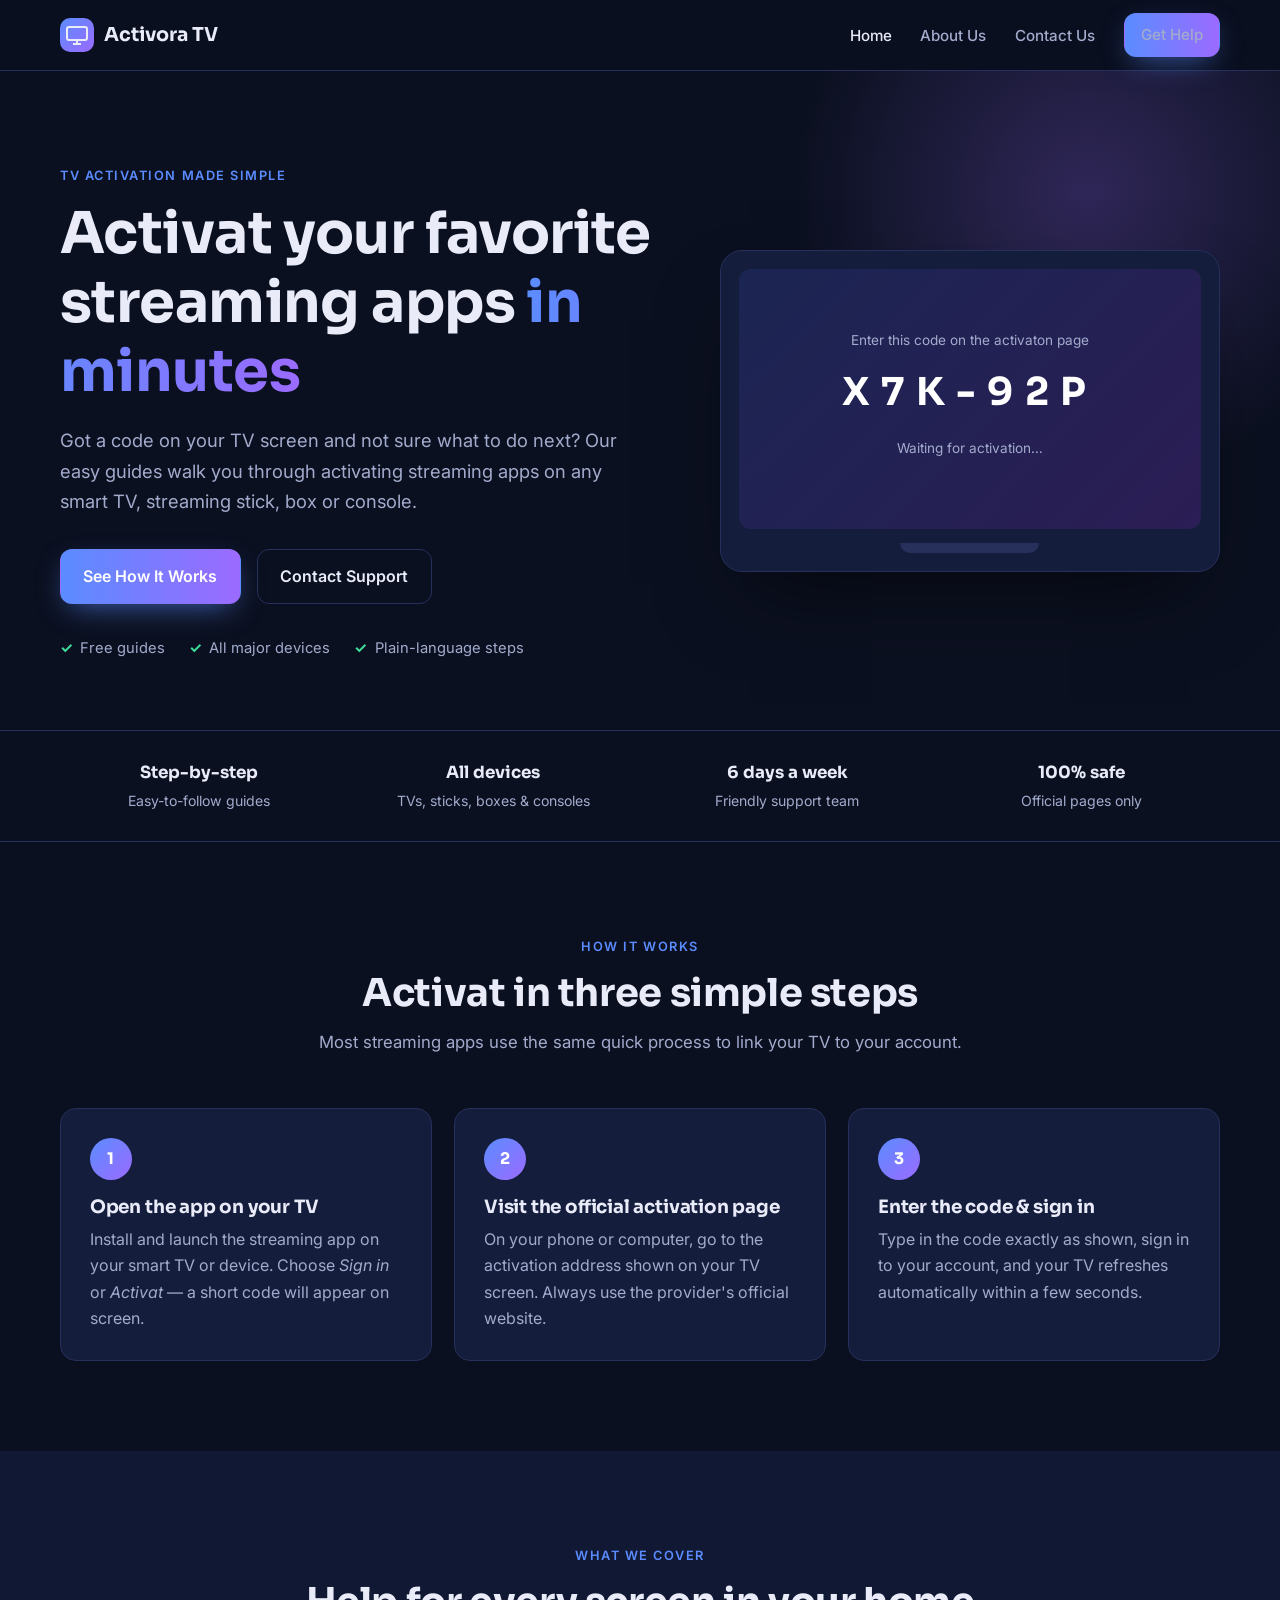
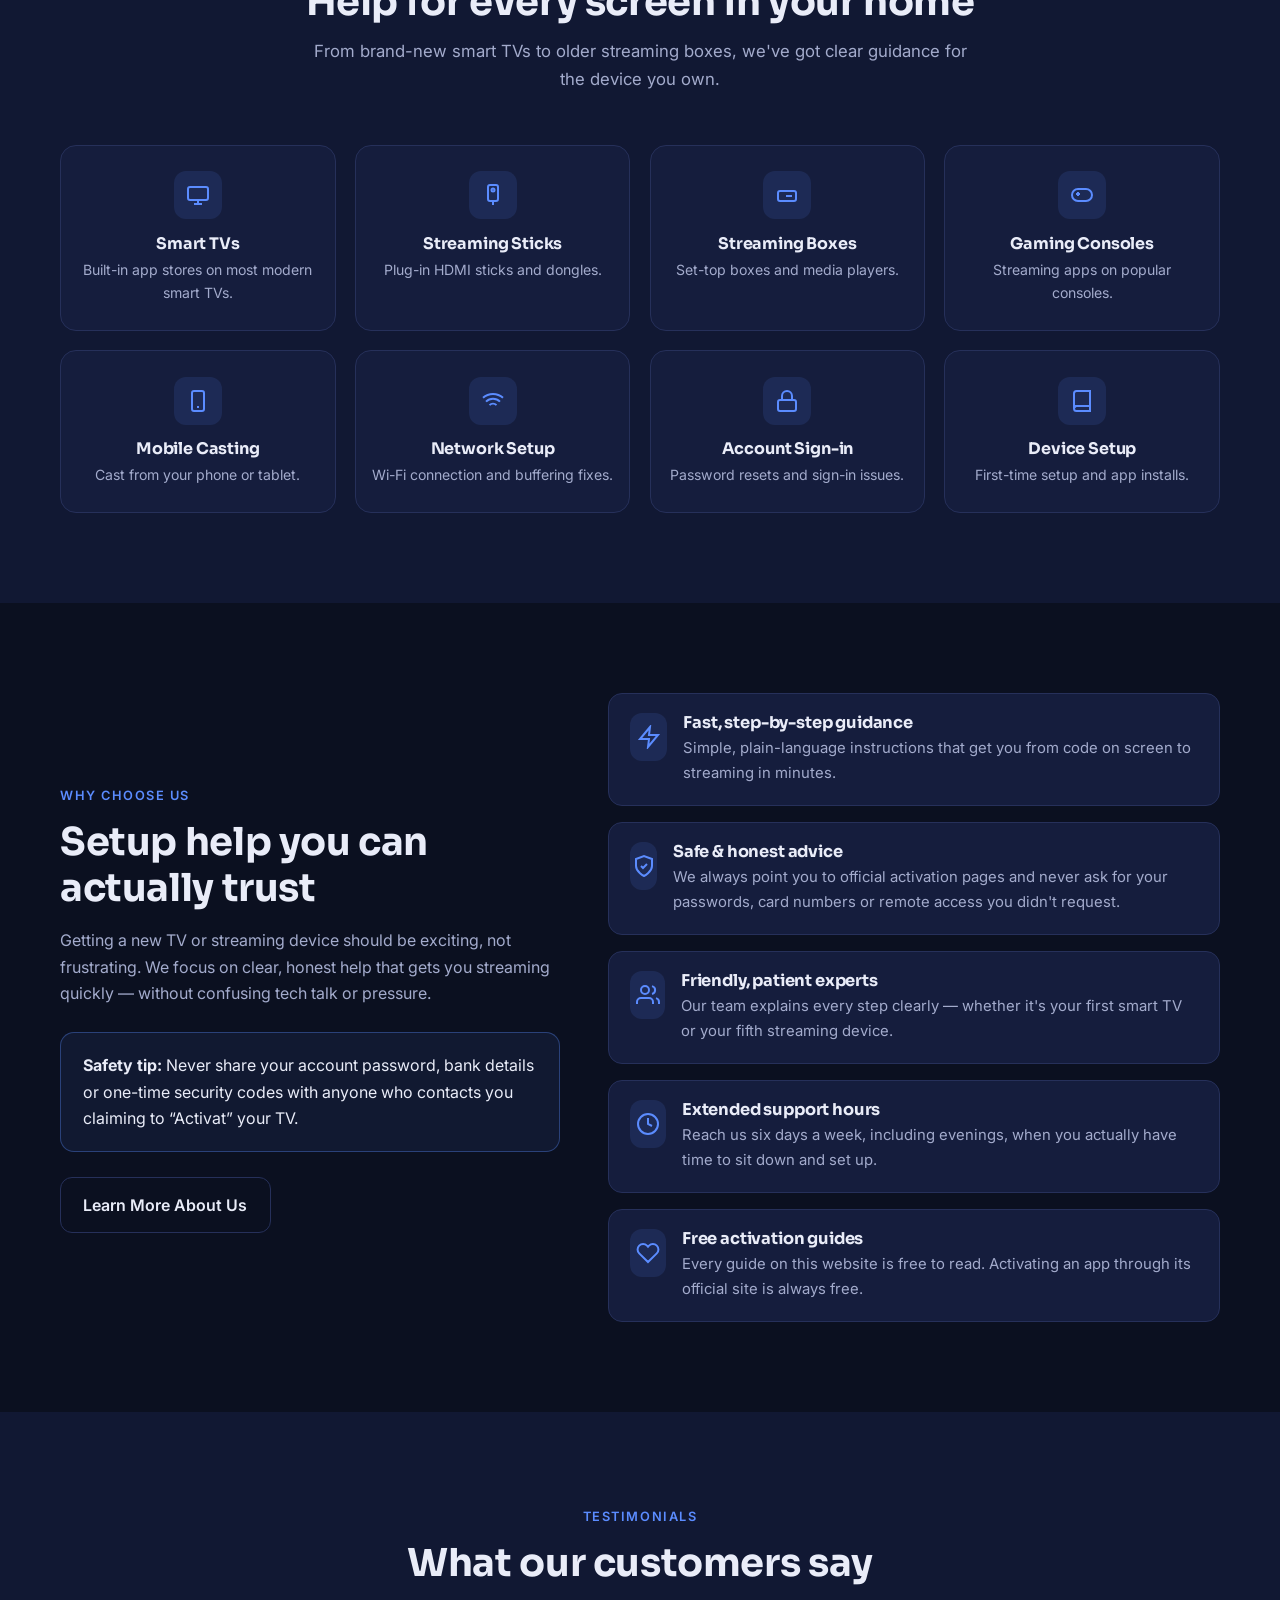
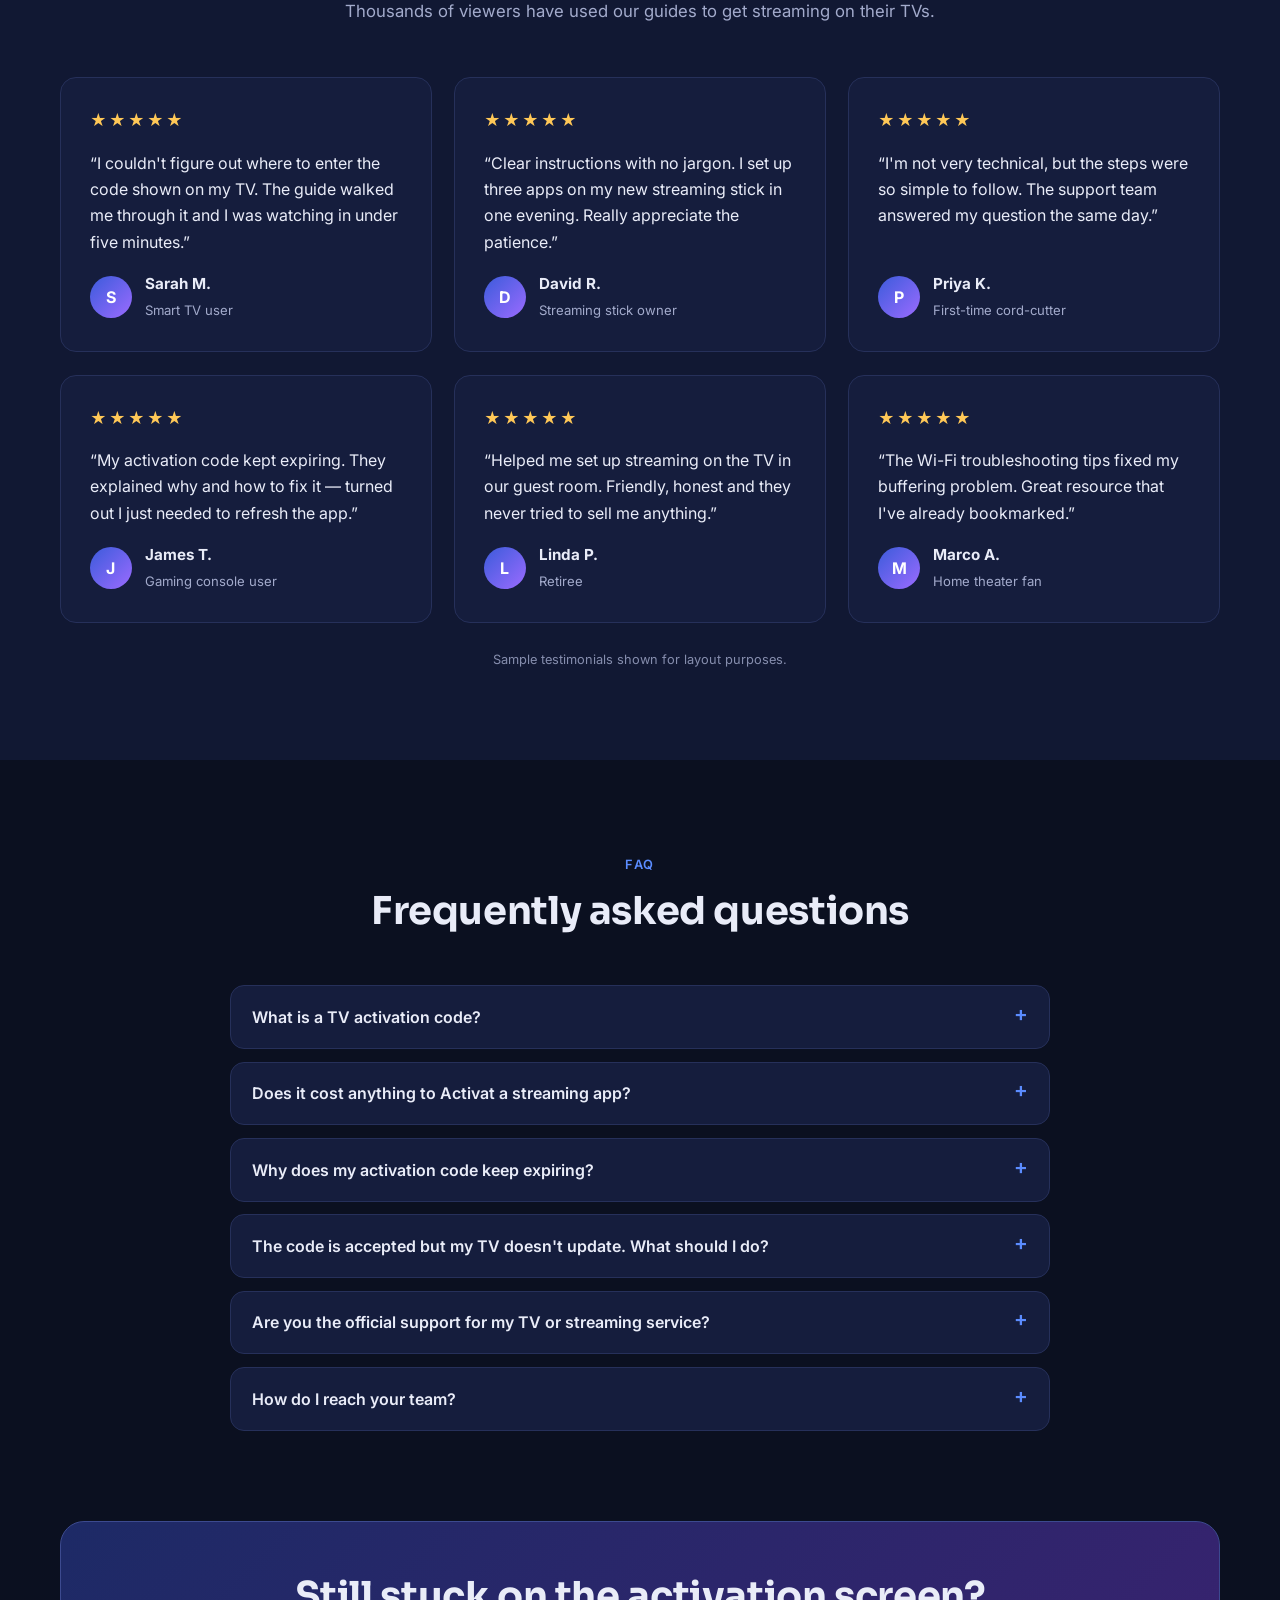
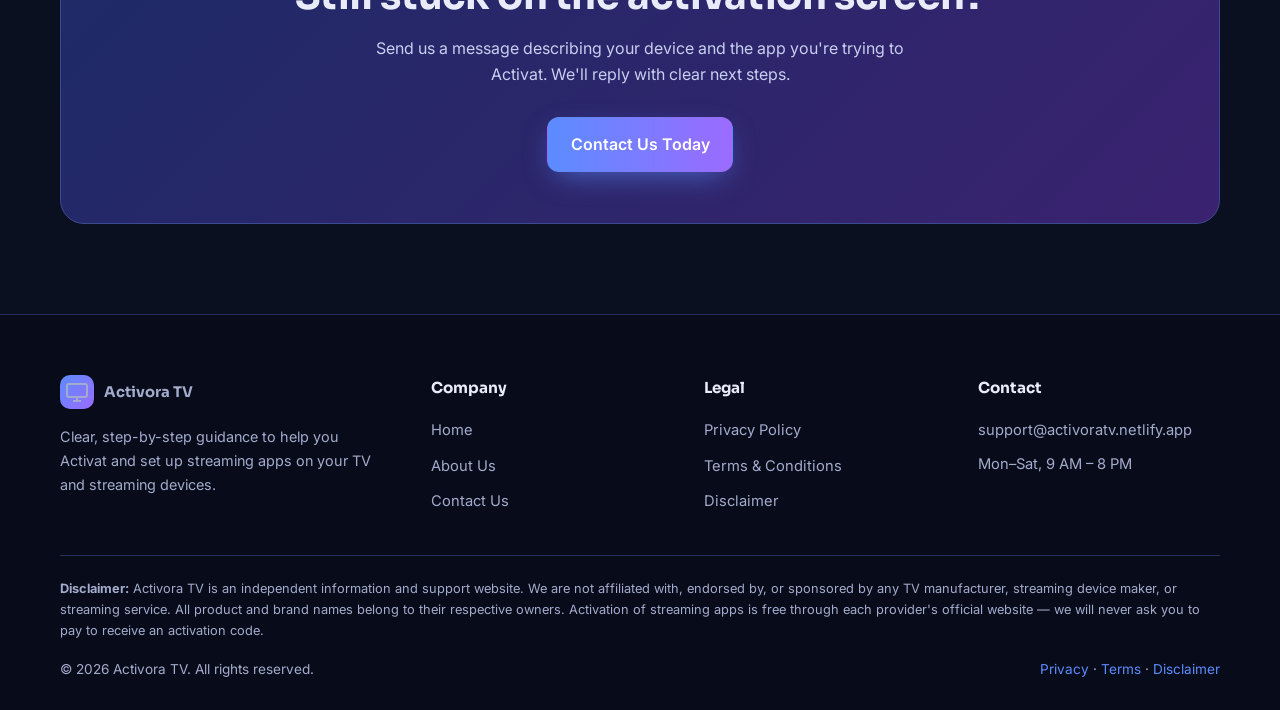
<file: index.html>
<!DOCTYPE html>
<html lang="en">
<head>
<meta charset="UTF-8">
<meta name="viewport" content="width=device-width, initial-scale=1.0">
<title>Activora TV — Easy Streaming App Activation Help</title>
<meta name="description" content="Simple, step-by-step guides to Activat streaming apps on your smart TV, streaming stick, box or console.">
<link rel="preconnect" href="https://fonts.googleapis.com">
<link rel="preconnect" href="https://fonts.gstatic.com" crossorigin>
<link href="https://fonts.googleapis.com/css2?family=Inter:wght@400;500;600;700&family=Sora:wght@600;700&display=swap" rel="stylesheet">
<link rel="stylesheet" href="style.css">
</head>
<body>
<header class="site-header">
  <nav class="container nav" aria-label="Main">
    <a href="index.html" class="logo"><span class="logo-mark"><svg width="24" height="24" fill="none" stroke="currentColor" stroke-width="2" viewBox="0 0 24 24"><rect x="2" y="4" width="20" height="13" rx="2"/><path d="M8 21h8M12 17v4"/></svg></span>Activora TV</a>
    <button class="nav-toggle" aria-label="Open menu" aria-expanded="false">&#9776;</button>
    <ul class="nav-links">
      <li><a href="index.html" class="active">Home</a></li><li><a href="about.html">About Us</a></li><li><a href="contact.html">Contact Us</a></li>
      <li><a href="contact.html" class="btn btn-primary btn-sm">Get Help</a></li>
    </ul>
  </nav>
</header>

<main>
<section class="hero">
  <div class="container hero-grid">
    <div>
      <span class="eyebrow">TV Activation Made Simple</span>
      <h1>Activat your favorite streaming apps <span class="grad">in minutes</span></h1>
      <p class="lead">Got a code on your TV screen and not sure what to do next? Our easy guides walk you through activating streaming apps on any smart TV, streaming stick, box or console.</p>
      <div class="hero-actions">
        <a href="#how-it-works" class="btn btn-primary">See How It Works</a>
        <a href="contact.html" class="btn btn-ghost">Contact Support</a>
      </div>
      <ul class="hero-points">
        <li><span class="tick">✓</span> Free guides</li>
        <li><span class="tick">✓</span> All major devices</li>
        <li><span class="tick">✓</span> Plain-language steps</li>
      </ul>
    </div>
    <div class="tv" aria-hidden="true">
      <div class="tv-screen">
        <div>
          <small>Enter this code on the activaton page</small>
          <div class="code">X7K-92P</div>
          <small style="margin-top:.8rem">Waiting for activation…</small>
        </div>
      </div>
      <div class="tv-stand"></div>
    </div>
  </div>
</section>

<div class="strip">
  <div class="container strip-grid">
    <div><strong>Step-by-step</strong><span>Easy-to-follow guides</span></div>
    <div><strong>All devices</strong><span>TVs, sticks, boxes &amp; consoles</span></div>
    <div><strong>6 days a week</strong><span>Friendly support team</span></div>
    <div><strong>100% safe</strong><span>Official pages only</span></div>
  </div>
</div>

<section id="how-it-works">
  <div class="container">
    <div class="section-head">
      <span class="eyebrow">How It Works</span>
      <h2>Activat in three simple steps</h2>
      <p>Most streaming apps use the same quick process to link your TV to your account.</p>
    </div>
    <div class="grid-3"><div class="card"><div class="step-num">1</div><h3>Open the app on your TV</h3><p>Install and launch the streaming app on your smart TV or device. Choose <em>Sign in</em> or <em>Activat</em> — a short code will appear on screen.</p></div><div class="card"><div class="step-num">2</div><h3>Visit the official activation page</h3><p>On your phone or computer, go to the activation address shown on your TV screen. Always use the provider's official website.</p></div><div class="card"><div class="step-num">3</div><h3>Enter the code &amp; sign in</h3><p>Type in the code exactly as shown, sign in to your account, and your TV refreshes automatically within a few seconds.</p></div></div>
  </div>
</section>

<section class="alt">
  <div class="container">
    <div class="section-head">
      <span class="eyebrow">What We Cover</span>
      <h2>Help for every screen in your home</h2>
      <p>From brand-new smart TVs to older streaming boxes, we've got clear guidance for the device you own.</p>
    </div>
    <div class="grid-4"><div class="card device"><div class="icon"><svg width="24" height="24" fill="none" stroke="currentColor" stroke-width="2" viewBox="0 0 24 24"><rect x="2" y="4" width="20" height="13" rx="2"/><path d="M8 21h8M12 17v4"/></svg></div><h3>Smart TVs</h3><p>Built-in app stores on most modern smart TVs.</p></div><div class="card device"><div class="icon"><svg width="24" height="24" fill="none" stroke="currentColor" stroke-width="2" viewBox="0 0 24 24"><rect x="7" y="2" width="10" height="16" rx="2"/><path d="M12 18v4"/><circle cx="12" cy="7" r="1.5"/></svg></div><h3>Streaming Sticks</h3><p>Plug-in HDMI sticks and dongles.</p></div><div class="card device"><div class="icon"><svg width="24" height="24" fill="none" stroke="currentColor" stroke-width="2" viewBox="0 0 24 24"><rect x="3" y="8" width="18" height="10" rx="2"/><path d="M7 13h.01M11 13h6"/></svg></div><h3>Streaming Boxes</h3><p>Set-top boxes and media players.</p></div><div class="card device"><div class="icon"><svg width="24" height="24" fill="none" stroke="currentColor" stroke-width="2" viewBox="0 0 24 24"><path d="M6 11h4M8 9v4M15 12h.01M18 10h.01"/><rect x="2" y="6" width="20" height="12" rx="6"/></svg></div><h3>Gaming Consoles</h3><p>Streaming apps on popular consoles.</p></div><div class="card device"><div class="icon"><svg width="24" height="24" fill="none" stroke="currentColor" stroke-width="2" viewBox="0 0 24 24"><rect x="6" y="2" width="12" height="20" rx="2"/><path d="M11 18h2"/></svg></div><h3>Mobile Casting</h3><p>Cast from your phone or tablet.</p></div><div class="card device"><div class="icon"><svg width="24" height="24" fill="none" stroke="currentColor" stroke-width="2" viewBox="0 0 24 24"><path d="M5 12.6a10 10 0 0 1 14 0M8.5 16.1a5 5 0 0 1 7 0M2 8.8a15 15 0 0 1 20 0M12 20h.01"/></svg></div><h3>Network Setup</h3><p>Wi-Fi connection and buffering fixes.</p></div><div class="card device"><div class="icon"><svg width="24" height="24" fill="none" stroke="currentColor" stroke-width="2" viewBox="0 0 24 24"><rect x="3" y="11" width="18" height="11" rx="2"/><path d="M7 11V7a5 5 0 0 1 10 0v4"/></svg></div><h3>Account Sign-in</h3><p>Password resets and sign-in issues.</p></div><div class="card device"><div class="icon"><svg width="24" height="24" fill="none" stroke="currentColor" stroke-width="2" viewBox="0 0 24 24"><path d="M4 19.5A2.5 2.5 0 0 1 6.5 17H20V2H6.5A2.5 2.5 0 0 0 4 4.5v15z"/><path d="M6.5 17A2.5 2.5 0 0 0 4 19.5 2.5 2.5 0 0 0 6.5 22H20v-5"/></svg></div><h3>Device Setup</h3><p>First-time setup and app installs.</p></div></div>
  </div>
</section>

<section id="why-choose-us">
  <div class="container why-grid">
    <div>
      <span class="eyebrow">Why Choose Us</span>
      <h2>Setup help you can actually trust</h2>
      <p style="margin-top:1rem">Getting a new TV or streaming device should be exciting, not frustrating. We focus on clear, honest help that gets you streaming quickly — without confusing tech talk or pressure.</p>
      <div class="notice" style="margin-top:1.6rem"><p><strong>Safety tip:</strong> Never share your account password, bank details or one-time security codes with anyone who contacts you claiming to “Activat” your TV.</p></div>
      <a href="about.html" class="btn btn-ghost" style="margin-top:1.6rem">Learn More About Us</a>
    </div>
    <div class="why-list"><div class="why-item"><div class="icon"><svg width="24" height="24" fill="none" stroke="currentColor" stroke-width="2" viewBox="0 0 24 24"><path d="M13 2 3 14h9l-1 8 10-12h-9l1-8z"/></svg></div><div><h3>Fast, step-by-step guidance</h3><p>Simple, plain-language instructions that get you from code on screen to streaming in minutes.</p></div></div><div class="why-item"><div class="icon"><svg width="24" height="24" fill="none" stroke="currentColor" stroke-width="2" viewBox="0 0 24 24"><path d="M12 22s8-4 8-10V5l-8-3-8 3v7c0 6 8 10 8 10z"/><path d="m9 12 2 2 4-4"/></svg></div><div><h3>Safe &amp; honest advice</h3><p>We always point you to official activation pages and never ask for your passwords, card numbers or remote access you didn't request.</p></div></div><div class="why-item"><div class="icon"><svg width="24" height="24" fill="none" stroke="currentColor" stroke-width="2" viewBox="0 0 24 24"><path d="M17 21v-2a4 4 0 0 0-4-4H5a4 4 0 0 0-4 4v2"/><circle cx="9" cy="7" r="4"/><path d="M23 21v-2a4 4 0 0 0-3-3.9M16 3.1a4 4 0 0 1 0 7.8"/></svg></div><div><h3>Friendly, patient experts</h3><p>Our team explains every step clearly — whether it's your first smart TV or your fifth streaming device.</p></div></div><div class="why-item"><div class="icon"><svg width="24" height="24" fill="none" stroke="currentColor" stroke-width="2" viewBox="0 0 24 24"><circle cx="12" cy="12" r="10"/><path d="M12 6v6l4 2"/></svg></div><div><h3>Extended support hours</h3><p>Reach us six days a week, including evenings, when you actually have time to sit down and set up.</p></div></div><div class="why-item"><div class="icon"><svg width="24" height="24" fill="none" stroke="currentColor" stroke-width="2" viewBox="0 0 24 24"><path d="M20.8 4.6a5.5 5.5 0 0 0-7.8 0L12 5.7l-1-1.1a5.5 5.5 0 0 0-7.8 7.8L12 21l8.8-8.6a5.5 5.5 0 0 0 0-7.8z"/></svg></div><div><h3>Free activation guides</h3><p>Every guide on this website is free to read. Activating an app through its official site is always free.</p></div></div></div>
  </div>
</section>

<section class="alt" id="testimonials">
  <div class="container">
    <div class="section-head">
      <span class="eyebrow">Testimonials</span>
      <h2>What our customers say</h2>
      <p>Thousands of viewers have used our guides to get streaming on their TVs.</p>
    </div>
    <div class="grid-3"><div class="card testimonial"><div class="stars" aria-label="5 out of 5 stars">★★★★★</div><blockquote>“I couldn't figure out where to enter the code shown on my TV. The guide walked me through it and I was watching in under five minutes.”</blockquote><div class="person"><div class="avatar">S</div><div><strong>Sarah M.</strong><span>Smart TV user</span></div></div></div><div class="card testimonial"><div class="stars" aria-label="5 out of 5 stars">★★★★★</div><blockquote>“Clear instructions with no jargon. I set up three apps on my new streaming stick in one evening. Really appreciate the patience.”</blockquote><div class="person"><div class="avatar">D</div><div><strong>David R.</strong><span>Streaming stick owner</span></div></div></div><div class="card testimonial"><div class="stars" aria-label="5 out of 5 stars">★★★★★</div><blockquote>“I'm not very technical, but the steps were so simple to follow. The support team answered my question the same day.”</blockquote><div class="person"><div class="avatar">P</div><div><strong>Priya K.</strong><span>First-time cord-cutter</span></div></div></div><div class="card testimonial"><div class="stars" aria-label="5 out of 5 stars">★★★★★</div><blockquote>“My activation code kept expiring. They explained why and how to fix it — turned out I just needed to refresh the app.”</blockquote><div class="person"><div class="avatar">J</div><div><strong>James T.</strong><span>Gaming console user</span></div></div></div><div class="card testimonial"><div class="stars" aria-label="5 out of 5 stars">★★★★★</div><blockquote>“Helped me set up streaming on the TV in our guest room. Friendly, honest and they never tried to sell me anything.”</blockquote><div class="person"><div class="avatar">L</div><div><strong>Linda P.</strong><span>Retiree</span></div></div></div><div class="card testimonial"><div class="stars" aria-label="5 out of 5 stars">★★★★★</div><blockquote>“The Wi-Fi troubleshooting tips fixed my buffering problem. Great resource that I've already bookmarked.”</blockquote><div class="person"><div class="avatar">M</div><div><strong>Marco A.</strong><span>Home theater fan</span></div></div></div></div>
    <!-- REPLACE: these are sample testimonials. Swap in genuine customer reviews (with permission) and remove the note below before going live. -->
    <p class="sample-note">Sample testimonials shown for layout purposes.</p>
  </div>
</section>

<section id="faq">
  <div class="container">
    <div class="section-head">
      <span class="eyebrow">FAQ</span>
      <h2>Frequently asked questions</h2>
    </div>
    <div class="faq"><details><summary>What is a TV activation code?</summary><p>When you sign in to a streaming app on a TV, the app often shows a short code instead of asking you to type a password with your remote. You enter that code on the provider's official website from your phone or computer to link the TV to your account.</p></details><details><summary>Does it cost anything to Activat a streaming app?</summary><p>No. Activating an app through the provider's official activation page is free. You only need an active account or subscription with that streaming service. Be cautious of anyone asking you to pay to Activat.</p></details><details><summary>Why does my activation code keep expiring?</summary><p>Codes are usually valid for a short time (often 10–15 minutes). If yours expires, simply restart the app on your TV to generate a new code, then enter it promptly.</p></details><details><summary>The code is accepted but my TV doesn't update. What should I do?</summary><p>Wait 30 seconds, then press back and reopen the app. If it still doesn't sign in, check your TV's internet connection, update the app, and restart the device.</p></details><details><summary>Are you the official support for my TV or streaming service?</summary><p>No. We are an independent guidance website and are not affiliated with any TV manufacturer or streaming provider. For account or billing issues, contact your provider's official customer support.</p></details><details><summary>How do I reach your team?</summary><p>Use the form on our Contact Us page or email us. We typically reply within one business day.</p></details></div>
  </div>
</section>

<section style="padding-top:0">
  <div class="container">
    <div class="cta-box">
      <h2>Still stuck on the activation screen?</h2>
      <p>Send us a message describing your device and the app you're trying to Activat. We'll reply with clear next steps.</p>
      <a href="contact.html" class="btn btn-primary">Contact Us Today</a>
    </div>
  </div>
</section>
</main>
<footer class="site-footer">
  <div class="container">
    <div class="footer-grid">
      <div class="footer-about">
        <a href="index.html" class="logo"><span class="logo-mark"><svg width="24" height="24" fill="none" stroke="currentColor" stroke-width="2" viewBox="0 0 24 24"><rect x="2" y="4" width="20" height="13" rx="2"/><path d="M8 21h8M12 17v4"/></svg></span>Activora TV</a>
        <p>Clear, step-by-step guidance to help you Activat and set up streaming apps on your TV and streaming devices.</p>
      </div>
      <div>
        <h4>Company</h4>
        <ul>
          <li><a href="index.html">Home</a></li>
          <li><a href="about.html">About Us</a></li>
          <li><a href="contact.html">Contact Us</a></li>
        </ul>
      </div>
      <div>
        <h4>Legal</h4>
        <ul>
          <li><a href="privacy.html">Privacy Policy</a></li>
          <li><a href="terms.html">Terms &amp; Conditions</a></li>
          <li><a href="disclaimer.html">Disclaimer</a></li>
        </ul>
      </div>
      <div>
        <h4>Contact</h4>
        <ul>
          <li><a href="mailto:support@activoratv.netlify.app">support@activoratv.netlify.app</a></li>
          <li style="color:var(--muted);font-size:.92rem">Mon–Sat, 9 AM – 8 PM</li>
        </ul>
      </div>
    </div>
    <p class="footer-disclaimer"><strong>Disclaimer:</strong> Activora TV is an independent information and support website. We are not affiliated with, endorsed by, or sponsored by any TV manufacturer, streaming device maker, or streaming service. All product and brand names belong to their respective owners. Activation of streaming apps is free through each provider's official website — we will never ask you to pay to receive an activation code.</p>
    <div class="footer-bottom">
      <span>&copy; <span id="year">2026</span> Activora TV. All rights reserved.</span>
      <span><a href="privacy.html">Privacy</a> · <a href="terms.html">Terms</a> · <a href="disclaimer.html">Disclaimer</a></span>
    </div>
  </div>
</footer>
<script src="main.js"></script>
</body>
</html>
</file>
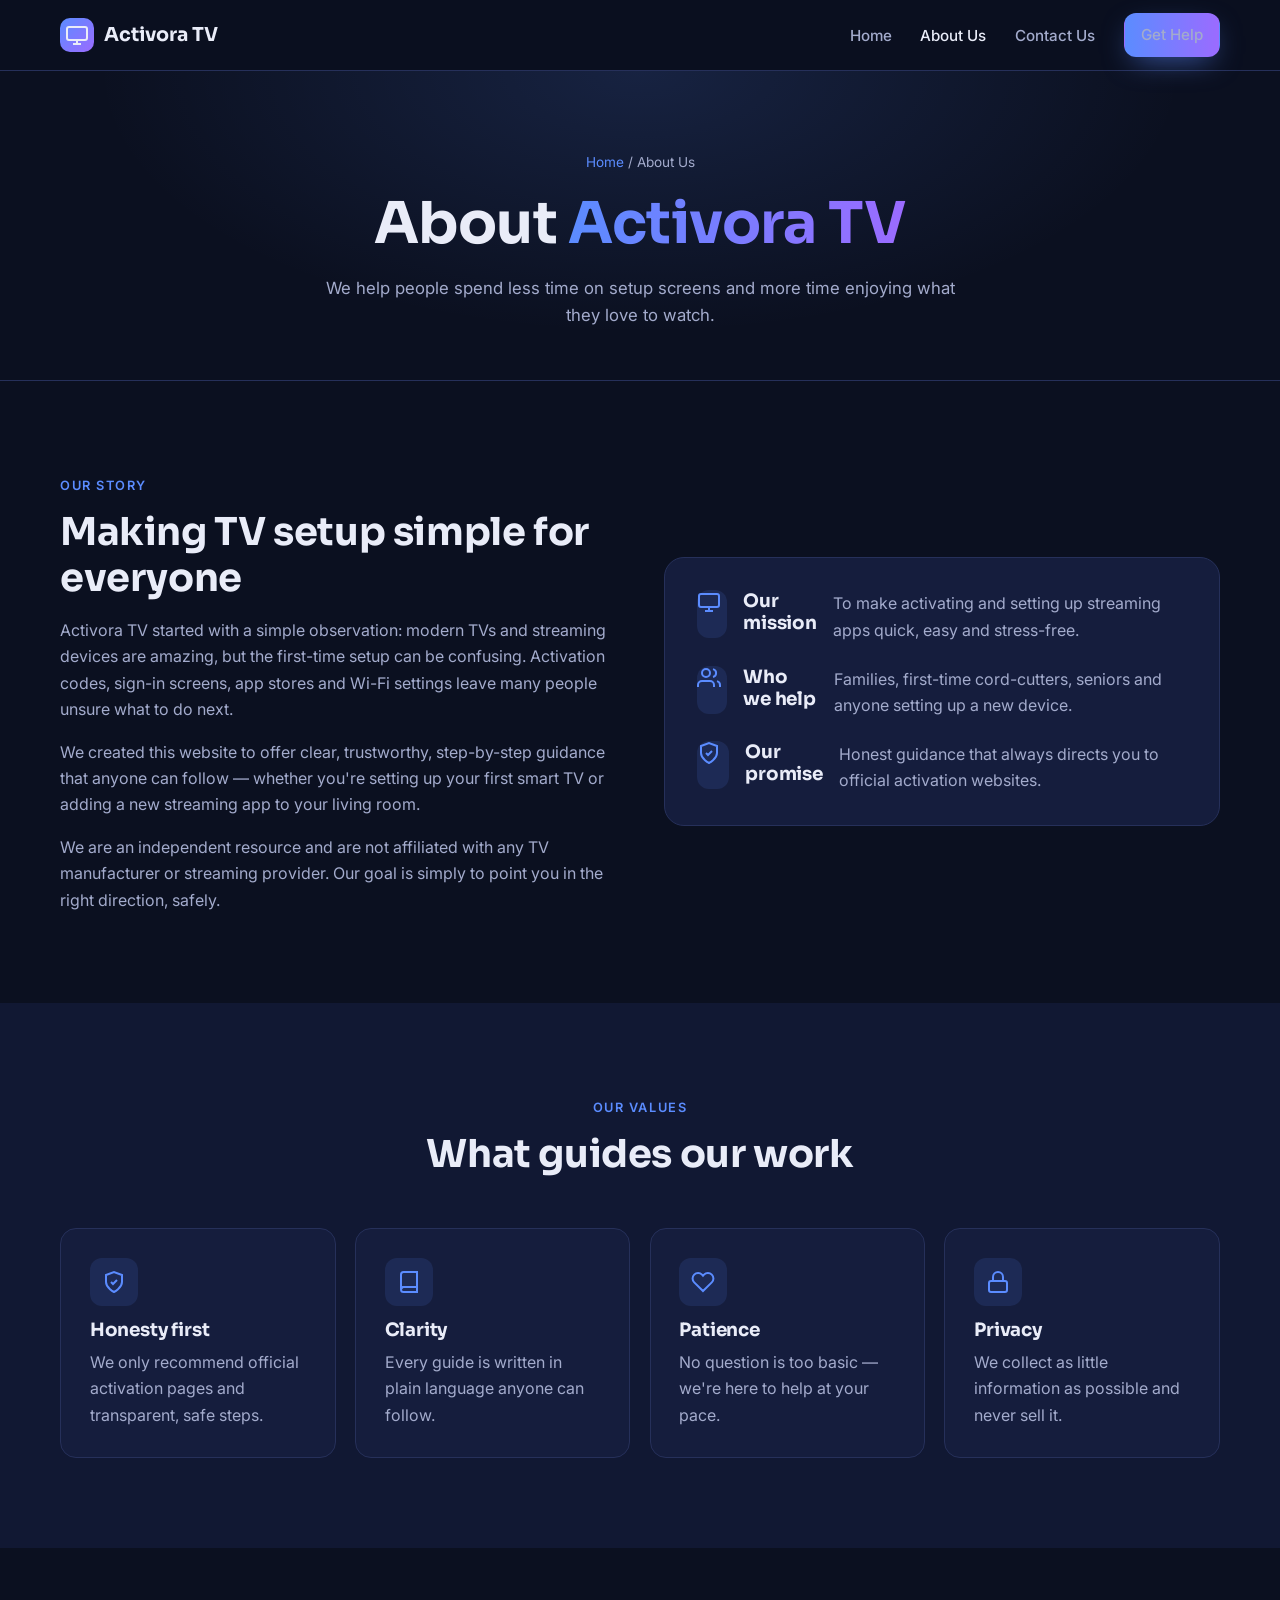
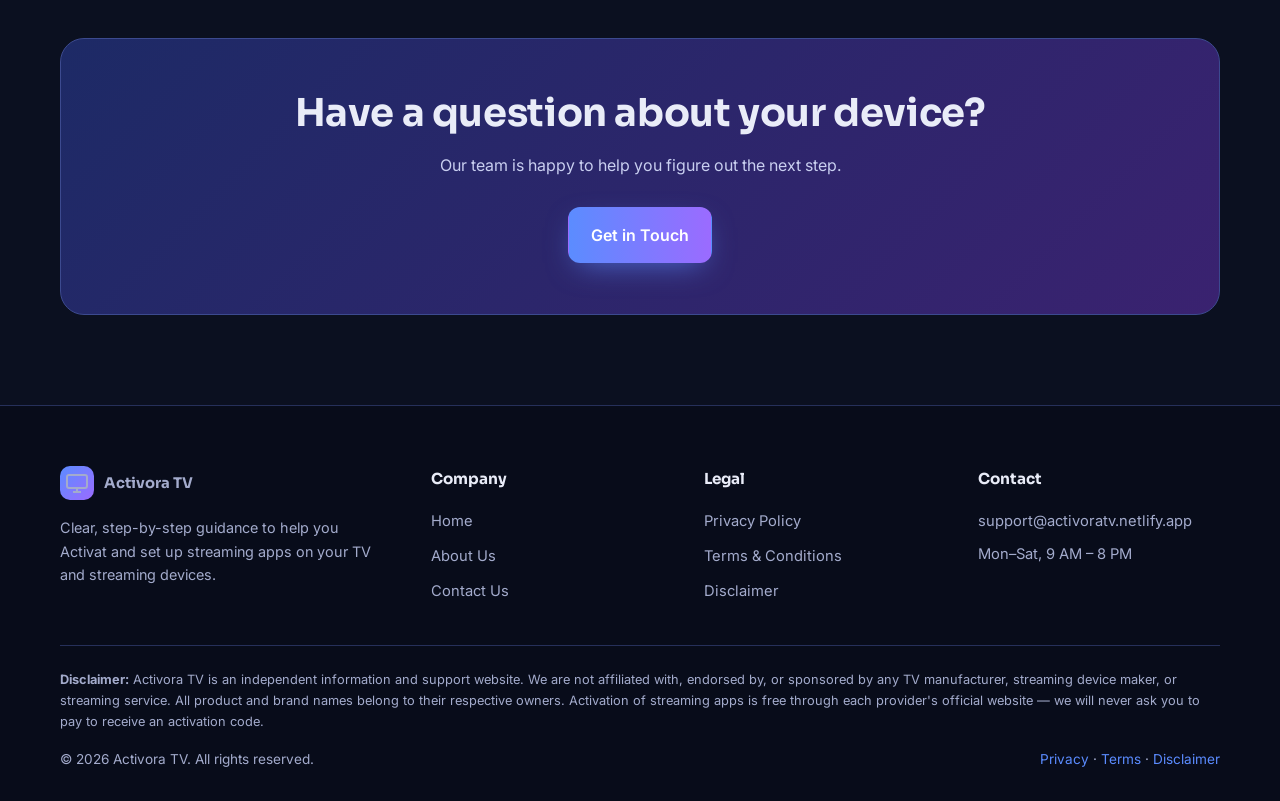
<file: about.html>
<!DOCTYPE html>
<html lang="en">
<head>
<meta charset="UTF-8">
<meta name="viewport" content="width=device-width, initial-scale=1.0">
<title>About Us — Activora TV</title>
<meta name="description" content="Learn about Activora TV, an independent website offering clear guidance for activating streaming apps on TVs.">
<link rel="preconnect" href="https://fonts.googleapis.com">
<link rel="preconnect" href="https://fonts.gstatic.com" crossorigin>
<link href="https://fonts.googleapis.com/css2?family=Inter:wght@400;500;600;700&family=Sora:wght@600;700&display=swap" rel="stylesheet">
<link rel="stylesheet" href="style.css">
</head>
<body>
<header class="site-header">
  <nav class="container nav" aria-label="Main">
    <a href="index.html" class="logo"><span class="logo-mark"><svg width="24" height="24" fill="none" stroke="currentColor" stroke-width="2" viewBox="0 0 24 24"><rect x="2" y="4" width="20" height="13" rx="2"/><path d="M8 21h8M12 17v4"/></svg></span>Activora TV</a>
    <button class="nav-toggle" aria-label="Open menu" aria-expanded="false">&#9776;</button>
    <ul class="nav-links">
      <li><a href="index.html">Home</a></li><li><a href="about.html" class="active">About Us</a></li><li><a href="contact.html">Contact Us</a></li>
      <li><a href="contact.html" class="btn btn-primary btn-sm">Get Help</a></li>
    </ul>
  </nav>
</header>
<section class="page-hero">
  <div class="container">
    <div class="breadcrumb"><a href="index.html">Home</a> / About Us</div>
    <h1>About <span class="grad">Activora TV</span></h1>
    <p>We help people spend less time on setup screens and more time enjoying what they love to watch.</p>
  </div>
</section>

<main>
<section>
  <div class="container mission">
    <div>
      <span class="eyebrow">Our Story</span>
      <h2>Making TV setup simple for everyone</h2>
      <p style="margin-top:1rem">Activora TV started with a simple observation: modern TVs and streaming devices are amazing, but the first-time setup can be confusing. Activation codes, sign-in screens, app stores and Wi-Fi settings leave many people unsure what to do next.</p>
      <p>We created this website to offer clear, trustworthy, step-by-step guidance that anyone can follow — whether you're setting up your first smart TV or adding a new streaming app to your living room.</p>
      <p>We are an independent resource and are not affiliated with any TV manufacturer or streaming provider. Our goal is simply to point you in the right direction, safely.</p>
    </div>
    <div class="stat-card">
      <div><div class="icon"><svg width="24" height="24" fill="none" stroke="currentColor" stroke-width="2" viewBox="0 0 24 24"><rect x="2" y="4" width="20" height="13" rx="2"/><path d="M8 21h8M12 17v4"/></svg></div><div><h3>Our mission</h3><p>To make activating and setting up streaming apps quick, easy and stress-free.</p></div></div>
      <div><div class="icon"><svg width="24" height="24" fill="none" stroke="currentColor" stroke-width="2" viewBox="0 0 24 24"><path d="M17 21v-2a4 4 0 0 0-4-4H5a4 4 0 0 0-4 4v2"/><circle cx="9" cy="7" r="4"/><path d="M23 21v-2a4 4 0 0 0-3-3.9M16 3.1a4 4 0 0 1 0 7.8"/></svg></div><div><h3>Who we help</h3><p>Families, first-time cord-cutters, seniors and anyone setting up a new device.</p></div></div>
      <div><div class="icon"><svg width="24" height="24" fill="none" stroke="currentColor" stroke-width="2" viewBox="0 0 24 24"><path d="M12 22s8-4 8-10V5l-8-3-8 3v7c0 6 8 10 8 10z"/><path d="m9 12 2 2 4-4"/></svg></div><div><h3>Our promise</h3><p>Honest guidance that always directs you to official activation websites.</p></div></div>
    </div>
  </div>
</section>

<section class="alt">
  <div class="container">
    <div class="section-head">
      <span class="eyebrow">Our Values</span>
      <h2>What guides our work</h2>
    </div>
    <div class="grid-4 values"><div class="card"><div class="icon"><svg width="24" height="24" fill="none" stroke="currentColor" stroke-width="2" viewBox="0 0 24 24"><path d="M12 22s8-4 8-10V5l-8-3-8 3v7c0 6 8 10 8 10z"/><path d="m9 12 2 2 4-4"/></svg></div><h3>Honesty first</h3><p>We only recommend official activation pages and transparent, safe steps.</p></div><div class="card"><div class="icon"><svg width="24" height="24" fill="none" stroke="currentColor" stroke-width="2" viewBox="0 0 24 24"><path d="M4 19.5A2.5 2.5 0 0 1 6.5 17H20V2H6.5A2.5 2.5 0 0 0 4 4.5v15z"/><path d="M6.5 17A2.5 2.5 0 0 0 4 19.5 2.5 2.5 0 0 0 6.5 22H20v-5"/></svg></div><h3>Clarity</h3><p>Every guide is written in plain language anyone can follow.</p></div><div class="card"><div class="icon"><svg width="24" height="24" fill="none" stroke="currentColor" stroke-width="2" viewBox="0 0 24 24"><path d="M20.8 4.6a5.5 5.5 0 0 0-7.8 0L12 5.7l-1-1.1a5.5 5.5 0 0 0-7.8 7.8L12 21l8.8-8.6a5.5 5.5 0 0 0 0-7.8z"/></svg></div><h3>Patience</h3><p>No question is too basic — we're here to help at your pace.</p></div><div class="card"><div class="icon"><svg width="24" height="24" fill="none" stroke="currentColor" stroke-width="2" viewBox="0 0 24 24"><rect x="3" y="11" width="18" height="11" rx="2"/><path d="M7 11V7a5 5 0 0 1 10 0v4"/></svg></div><h3>Privacy</h3><p>We collect as little information as possible and never sell it.</p></div></div>
  </div>
</section>

<section>
  <div class="container">
    <div class="cta-box">
      <h2>Have a question about your device?</h2>
      <p>Our team is happy to help you figure out the next step.</p>
      <a href="contact.html" class="btn btn-primary">Get in Touch</a>
    </div>
  </div>
</section>
</main>
<footer class="site-footer">
  <div class="container">
    <div class="footer-grid">
      <div class="footer-about">
        <a href="index.html" class="logo"><span class="logo-mark"><svg width="24" height="24" fill="none" stroke="currentColor" stroke-width="2" viewBox="0 0 24 24"><rect x="2" y="4" width="20" height="13" rx="2"/><path d="M8 21h8M12 17v4"/></svg></span>Activora TV</a>
        <p>Clear, step-by-step guidance to help you Activat and set up streaming apps on your TV and streaming devices.</p>
      </div>
      <div>
        <h4>Company</h4>
        <ul>
          <li><a href="index.html">Home</a></li>
          <li><a href="about.html">About Us</a></li>
          <li><a href="contact.html">Contact Us</a></li>
        </ul>
      </div>
      <div>
        <h4>Legal</h4>
        <ul>
          <li><a href="privacy.html">Privacy Policy</a></li>
          <li><a href="terms.html">Terms &amp; Conditions</a></li>
          <li><a href="disclaimer.html">Disclaimer</a></li>
        </ul>
      </div>
      <div>
        <h4>Contact</h4>
        <ul>
          <li><a href="mailto:support@activoratv.netlify.app">support@activoratv.netlify.app</a></li>
          <li style="color:var(--muted);font-size:.92rem">Mon–Sat, 9 AM – 8 PM</li>
        </ul>
      </div>
    </div>
    <p class="footer-disclaimer"><strong>Disclaimer:</strong> Activora TV is an independent information and support website. We are not affiliated with, endorsed by, or sponsored by any TV manufacturer, streaming device maker, or streaming service. All product and brand names belong to their respective owners. Activation of streaming apps is free through each provider's official website — we will never ask you to pay to receive an activation code.</p>
    <div class="footer-bottom">
      <span>&copy; <span id="year">2026</span> Activora TV. All rights reserved.</span>
      <span><a href="privacy.html">Privacy</a> · <a href="terms.html">Terms</a> · <a href="disclaimer.html">Disclaimer</a></span>
    </div>
  </div>
</footer>
<script src="main.js"></script>
</body>
</html>
</file>
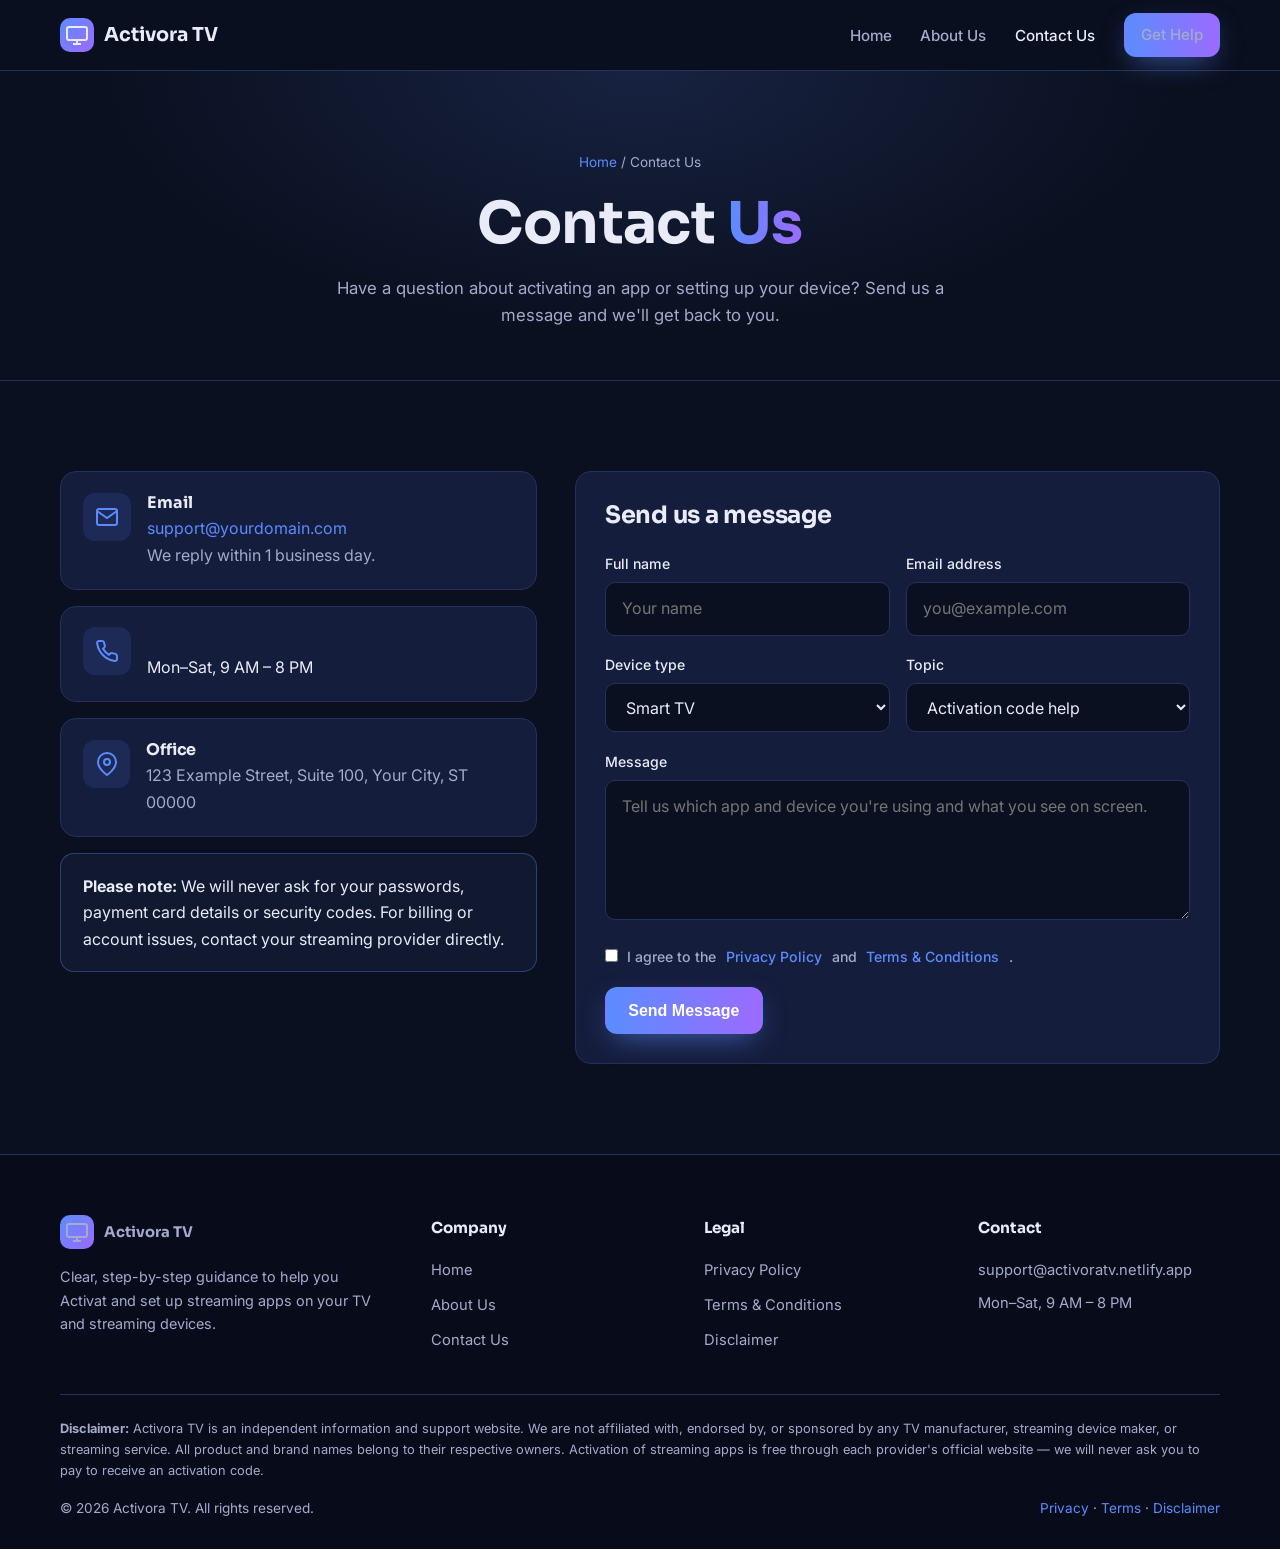
<file: contact.html>
<!DOCTYPE html>
<html lang="en">
<head>
<meta charset="UTF-8">
<meta name="viewport" content="width=device-width, initial-scale=1.0">
<title>Contact Us — Activora TV</title>
<meta name="description" content="Get in touch with the Activora TV team for help activating streaming apps on your TV.">
<link rel="preconnect" href="https://fonts.googleapis.com">
<link rel="preconnect" href="https://fonts.gstatic.com" crossorigin>
<link href="https://fonts.googleapis.com/css2?family=Inter:wght@400;500;600;700&family=Sora:wght@600;700&display=swap" rel="stylesheet">
<link rel="stylesheet" href="style.css">
</head>
<body>
<header class="site-header">
  <nav class="container nav" aria-label="Main">
    <a href="index.html" class="logo"><span class="logo-mark"><svg width="24" height="24" fill="none" stroke="currentColor" stroke-width="2" viewBox="0 0 24 24"><rect x="2" y="4" width="20" height="13" rx="2"/><path d="M8 21h8M12 17v4"/></svg></span>Activora TV</a>
    <button class="nav-toggle" aria-label="Open menu" aria-expanded="false">&#9776;</button>
    <ul class="nav-links">
      <li><a href="index.html">Home</a></li><li><a href="about.html">About Us</a></li><li><a href="contact.html" class="active">Contact Us</a></li>
      <li><a href="contact.html" class="btn btn-primary btn-sm">Get Help</a></li>
    </ul>
  </nav>
</header>
<section class="page-hero">
  <div class="container">
    <div class="breadcrumb"><a href="index.html">Home</a> / Contact Us</div>
    <h1>Contact <span class="grad">Us</span></h1>
    <p>Have a question about activating an app or setting up your device? Send us a message and we'll get back to you.</p>
  </div>
</section>

<main>
<section>
  <div class="container contact-grid">
    <div class="contact-info">
      <div class="card"><div class="icon"><svg width="24" height="24" fill="none" stroke="currentColor" stroke-width="2" viewBox="0 0 24 24"><rect x="2" y="4" width="20" height="16" rx="2"/><path d="m22 6-10 7L2 6"/></svg></div><div><h3>Email</h3><p><a href="mailto:support@yourdomain.com">support@yourdomain.com</a><br>We reply within 1 business day.</p></div></div>
      <div class="card"><div class="icon"><svg width="24" height="24" fill="none" stroke="currentColor" stroke-width="2" viewBox="0 0 24 24"><path d="M22 16.9v3a2 2 0 0 1-2.2 2 19.8 19.8 0 0 1-8.6-3.1 19.5 19.5 0 0 1-6-6A19.8 19.8 0 0 1 2.1 4.2 2 2 0 0 1 4.1 2h3a2 2 0 0 1 2 1.7c.1.9.4 1.8.7 2.7a2 2 0 0 1-.5 2.1L8 9.8a16 16 0 0 0 6 6l1.3-1.3a2 2 0 0 1 2.1-.4c.9.3 1.8.6 2.7.7a2 2 0 0 1 1.7 2z"/></svg></div><div><br>Mon–Sat, 9 AM – 8 PM</p></div></div>
      <div class="card"><div class="icon"><svg width="24" height="24" fill="none" stroke="currentColor" stroke-width="2" viewBox="0 0 24 24"><path d="M21 10c0 7-9 13-9 13s-9-6-9-13a9 9 0 0 1 18 0z"/><circle cx="12" cy="10" r="3"/></svg></div><div><h3>Office</h3><p>123 Example Street, Suite 100, Your City, ST 00000</p></div></div>
      <div class="notice"><p><strong>Please note:</strong> We will never ask for your passwords, payment card details or security codes. For billing or account issues, contact your streaming provider directly.</p></div>
    </div>
    <div class="card">
      <h2 style="font-size:1.5rem;margin-bottom:1.4rem">Send us a message</h2>
      <form id="contact-form" novalidate>
        <div class="row">
          <div><label for="name">Full name</label><input id="name" name="name" type="text" required placeholder="Your name"></div>
          <div><label for="email">Email address</label><input id="email" name="email" type="email" required placeholder="you@example.com"></div>
        </div>
        <div class="row">
          <div><label for="device">Device type</label>
            <select id="device" name="device">
              <option>Smart TV</option><option>Streaming stick</option><option>Streaming box</option><option>Gaming console</option><option>Other</option>
            </select></div>
          <div><label for="topic">Topic</label>
            <select id="topic" name="topic">
              <option>Activation code help</option><option>App installation</option><option>Sign-in issue</option><option>Wi-Fi / buffering</option><option>General question</option>
            </select></div>
        </div>
        <label for="message">Message</label>
        <textarea id="message" name="message" required placeholder="Tell us which app and device you're using and what you see on screen."></textarea>
        <label class="checkbox"><input type="checkbox" required> I agree to the <a href="privacy.html">Privacy Policy</a> and <a href="terms.html">Terms &amp; Conditions</a>.</label>
        <button type="submit" class="btn btn-primary">Send Message</button>
        <div id="form-msg" class="form-msg" role="status">Thanks! Your message has been received. We'll get back to you soon.</div>
      </form>
    </div>
  </div>
</section>
</main>
<footer class="site-footer">
  <div class="container">
    <div class="footer-grid">
      <div class="footer-about">
        <a href="index.html" class="logo"><span class="logo-mark"><svg width="24" height="24" fill="none" stroke="currentColor" stroke-width="2" viewBox="0 0 24 24"><rect x="2" y="4" width="20" height="13" rx="2"/><path d="M8 21h8M12 17v4"/></svg></span>Activora TV</a>
        <p>Clear, step-by-step guidance to help you Activat and set up streaming apps on your TV and streaming devices.</p>
      </div>
      <div>
        <h4>Company</h4>
        <ul>
          <li><a href="index.html">Home</a></li>
          <li><a href="about.html">About Us</a></li>
          <li><a href="contact.html">Contact Us</a></li>
        </ul>
      </div>
      <div>
        <h4>Legal</h4>
        <ul>
          <li><a href="privacy.html">Privacy Policy</a></li>
          <li><a href="terms.html">Terms &amp; Conditions</a></li>
          <li><a href="disclaimer.html">Disclaimer</a></li>
        </ul>
      </div>
      <div>
        <h4>Contact</h4>
        <ul>
          <li><a href="mailto:support@activoratv.netlify.app">support@activoratv.netlify.app</a></li>
          <li style="color:var(--muted);font-size:.92rem">Mon–Sat, 9 AM – 8 PM</li>
        </ul>
      </div>
    </div>
    <p class="footer-disclaimer"><strong>Disclaimer:</strong> Activora TV is an independent information and support website. We are not affiliated with, endorsed by, or sponsored by any TV manufacturer, streaming device maker, or streaming service. All product and brand names belong to their respective owners. Activation of streaming apps is free through each provider's official website — we will never ask you to pay to receive an activation code.</p>
    <div class="footer-bottom">
      <span>&copy; <span id="year">2026</span> Activora TV. All rights reserved.</span>
      <span><a href="privacy.html">Privacy</a> · <a href="terms.html">Terms</a> · <a href="disclaimer.html">Disclaimer</a></span>
    </div>
  </div>
</footer>
<script src="main.js"></script>
</body>
</html>
</file>
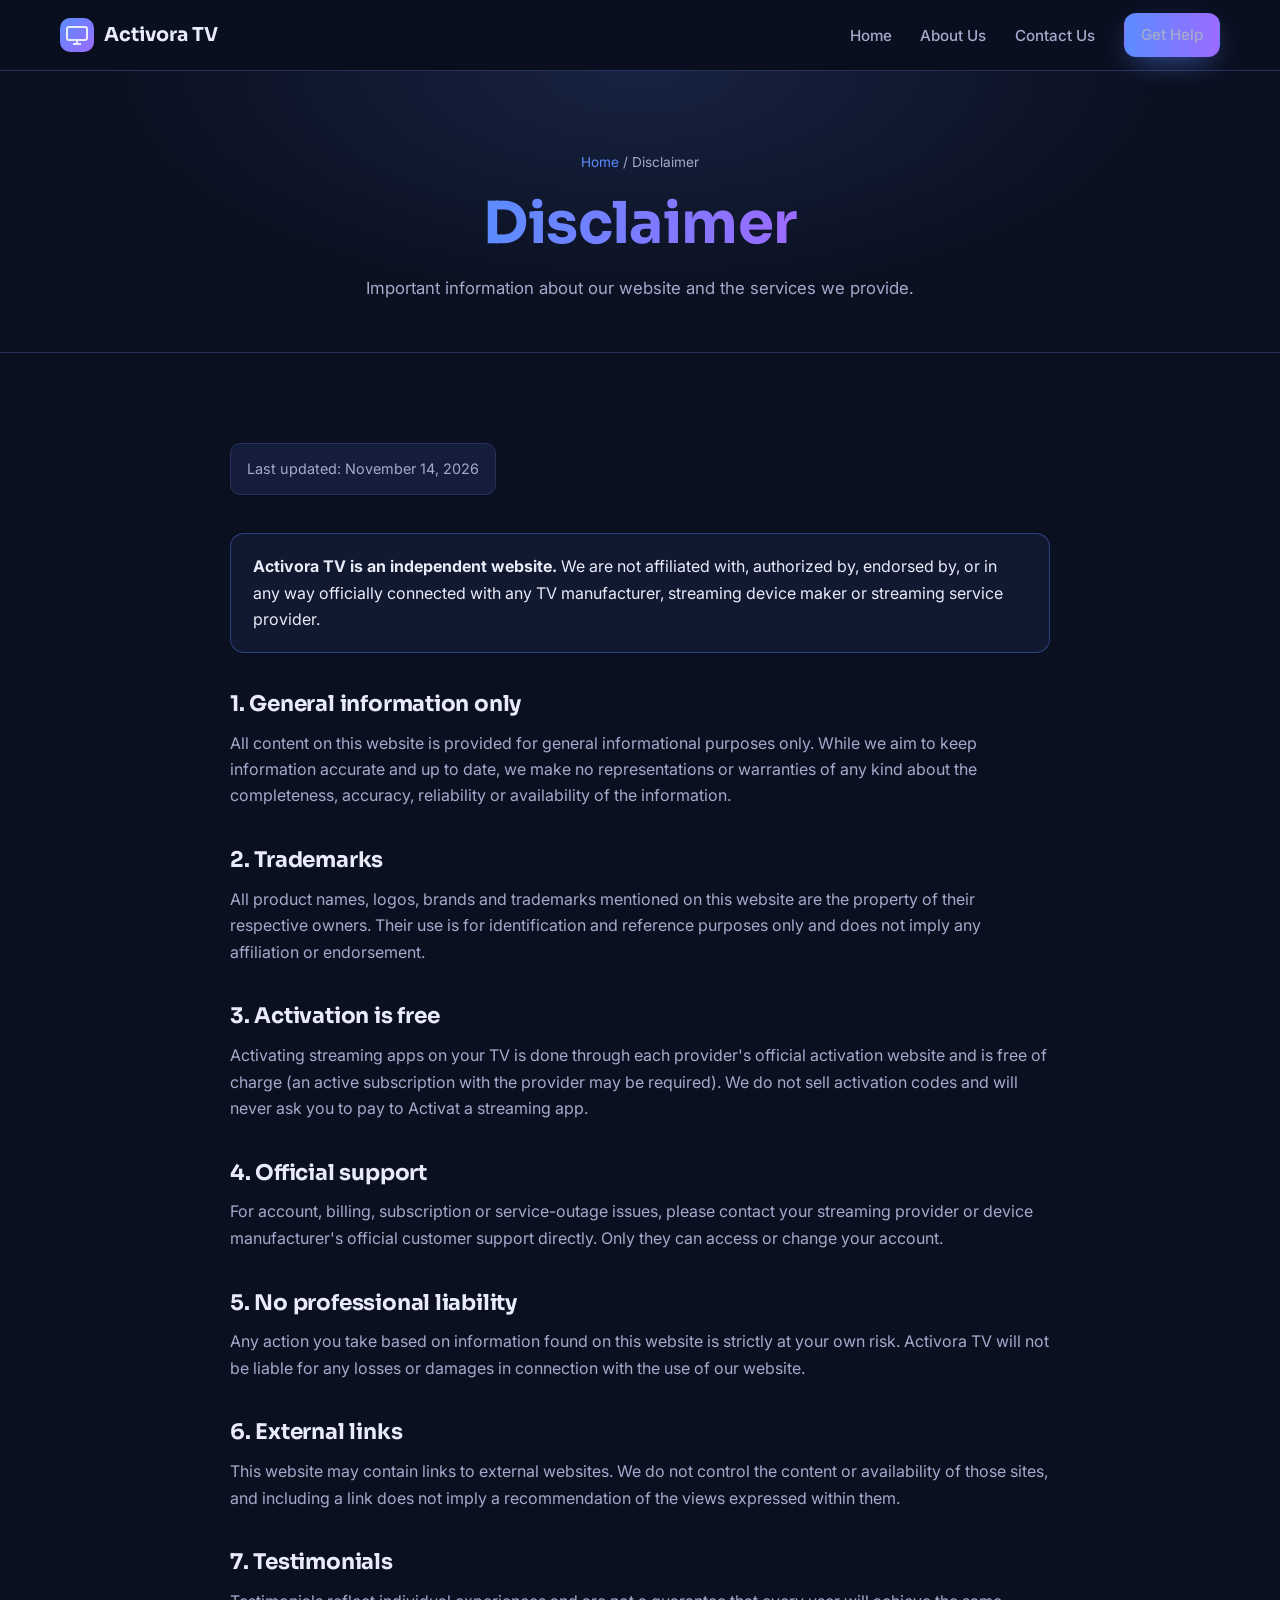
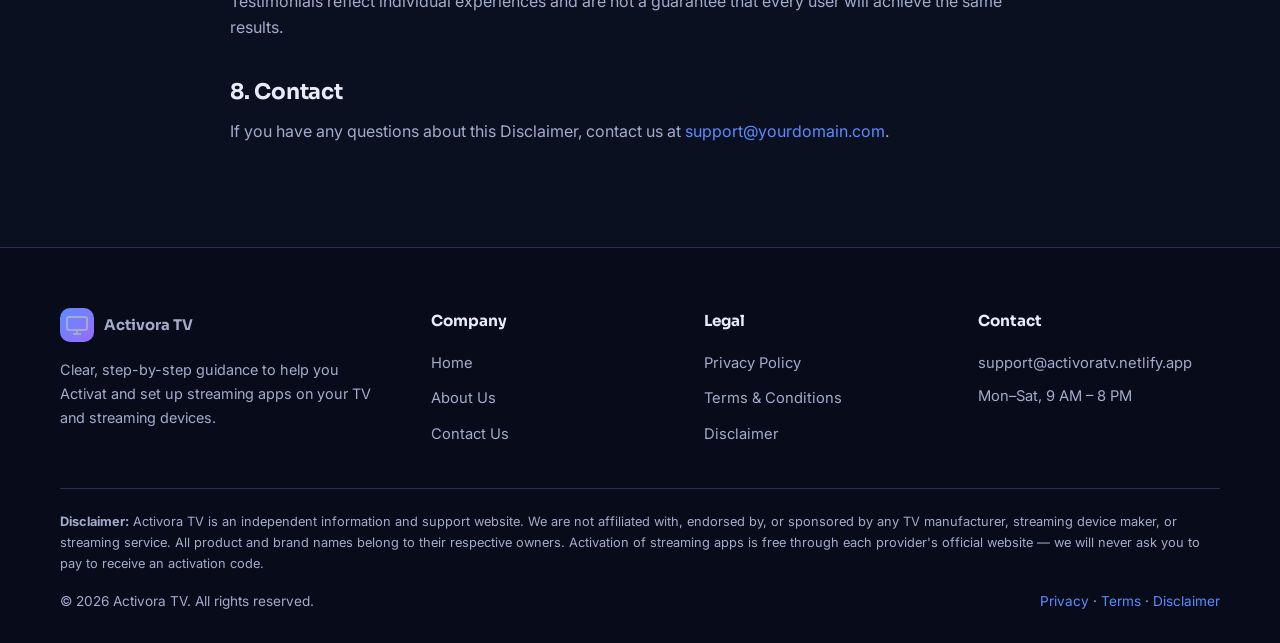
<file: disclaimer.html>
<!DOCTYPE html>
<html lang="en">
<head>
<meta charset="UTF-8">
<meta name="viewport" content="width=device-width, initial-scale=1.0">
<title>Disclaimer — Activora TV</title>
<meta name="description" content="Disclaimer for Activora TV.">
<link rel="preconnect" href="https://fonts.googleapis.com">
<link rel="preconnect" href="https://fonts.gstatic.com" crossorigin>
<link href="https://fonts.googleapis.com/css2?family=Inter:wght@400;500;600;700&family=Sora:wght@600;700&display=swap" rel="stylesheet">
<link rel="stylesheet" href="style.css">
</head>
<body>
<header class="site-header">
  <nav class="container nav" aria-label="Main">
    <a href="index.html" class="logo"><span class="logo-mark"><svg width="24" height="24" fill="none" stroke="currentColor" stroke-width="2" viewBox="0 0 24 24"><rect x="2" y="4" width="20" height="13" rx="2"/><path d="M8 21h8M12 17v4"/></svg></span>Activora TV</a>
    <button class="nav-toggle" aria-label="Open menu" aria-expanded="false">&#9776;</button>
    <ul class="nav-links">
      <li><a href="index.html">Home</a></li><li><a href="about.html">About Us</a></li><li><a href="contact.html">Contact Us</a></li>
      <li><a href="contact.html" class="btn btn-primary btn-sm">Get Help</a></li>
    </ul>
  </nav>
</header>
<section class="page-hero">
  <div class="container">
    <div class="breadcrumb"><a href="index.html">Home</a> / Disclaimer</div>
    <h1><span class="grad">Disclaimer</span></h1>
    <p>Important information about our website and the services we provide.</p>
  </div>
</section>

<main><section><div class="container legal">
<p class="updated">Last updated: November 14, 2026</p>

<div class="notice" style="margin-top:1.6rem"><p><strong>Activora TV is an independent website.</strong> We are not affiliated with, authorized by, endorsed by, or in any way officially connected with any TV manufacturer, streaming device maker or streaming service provider.</p></div>
<h2>1. General information only</h2>
<p>All content on this website is provided for general informational purposes only. While we aim to keep information accurate and up to date, we make no representations or warranties of any kind about the completeness, accuracy, reliability or availability of the information.</p>
<h2>2. Trademarks</h2>
<p>All product names, logos, brands and trademarks mentioned on this website are the property of their respective owners. Their use is for identification and reference purposes only and does not imply any affiliation or endorsement.</p>
<h2>3. Activation is free</h2>
<p>Activating streaming apps on your TV is done through each provider's official activation website and is free of charge (an active subscription with the provider may be required). We do not sell activation codes and will never ask you to pay to Activat a streaming app.</p>
<h2>4. Official support</h2>
<p>For account, billing, subscription or service-outage issues, please contact your streaming provider or device manufacturer's official customer support directly. Only they can access or change your account.</p>
<h2>5. No professional liability</h2>
<p>Any action you take based on information found on this website is strictly at your own risk. Activora TV will not be liable for any losses or damages in connection with the use of our website.</p>
<h2>6. External links</h2>
<p>This website may contain links to external websites. We do not control the content or availability of those sites, and including a link does not imply a recommendation of the views expressed within them.</p>
<h2>7. Testimonials</h2>
<p>Testimonials reflect individual experiences and are not a guarantee that every user will achieve the same results.</p>
<h2>8. Contact</h2>
<p>If you have any questions about this Disclaimer, contact us at <a href="mailto:support@yourdomain.com">support@yourdomain.com</a>.</p>

</div></section></main>
<footer class="site-footer">
  <div class="container">
    <div class="footer-grid">
      <div class="footer-about">
        <a href="index.html" class="logo"><span class="logo-mark"><svg width="24" height="24" fill="none" stroke="currentColor" stroke-width="2" viewBox="0 0 24 24"><rect x="2" y="4" width="20" height="13" rx="2"/><path d="M8 21h8M12 17v4"/></svg></span>Activora TV</a>
        <p>Clear, step-by-step guidance to help you Activat and set up streaming apps on your TV and streaming devices.</p>
      </div>
      <div>
        <h4>Company</h4>
        <ul>
          <li><a href="index.html">Home</a></li>
          <li><a href="about.html">About Us</a></li>
          <li><a href="contact.html">Contact Us</a></li>
        </ul>
      </div>
      <div>
        <h4>Legal</h4>
        <ul>
          <li><a href="privacy.html">Privacy Policy</a></li>
          <li><a href="terms.html">Terms &amp; Conditions</a></li>
          <li><a href="disclaimer.html">Disclaimer</a></li>
        </ul>
      </div>
      <div>
        <h4>Contact</h4>
        <ul>
          <li><a href="mailto:support@activoratv.netlify.app">support@activoratv.netlify.app</a></li>
          <li style="color:var(--muted);font-size:.92rem">Mon–Sat, 9 AM – 8 PM</li>
        </ul>
      </div>
    </div>
    <p class="footer-disclaimer"><strong>Disclaimer:</strong> Activora TV is an independent information and support website. We are not affiliated with, endorsed by, or sponsored by any TV manufacturer, streaming device maker, or streaming service. All product and brand names belong to their respective owners. Activation of streaming apps is free through each provider's official website — we will never ask you to pay to receive an activation code.</p>
    <div class="footer-bottom">
      <span>&copy; <span id="year">2026</span> Activora TV. All rights reserved.</span>
      <span><a href="privacy.html">Privacy</a> · <a href="terms.html">Terms</a> · <a href="disclaimer.html">Disclaimer</a></span>
    </div>
  </div>
</footer>
<script src="main.js"></script>
</body>
</html>
</file>
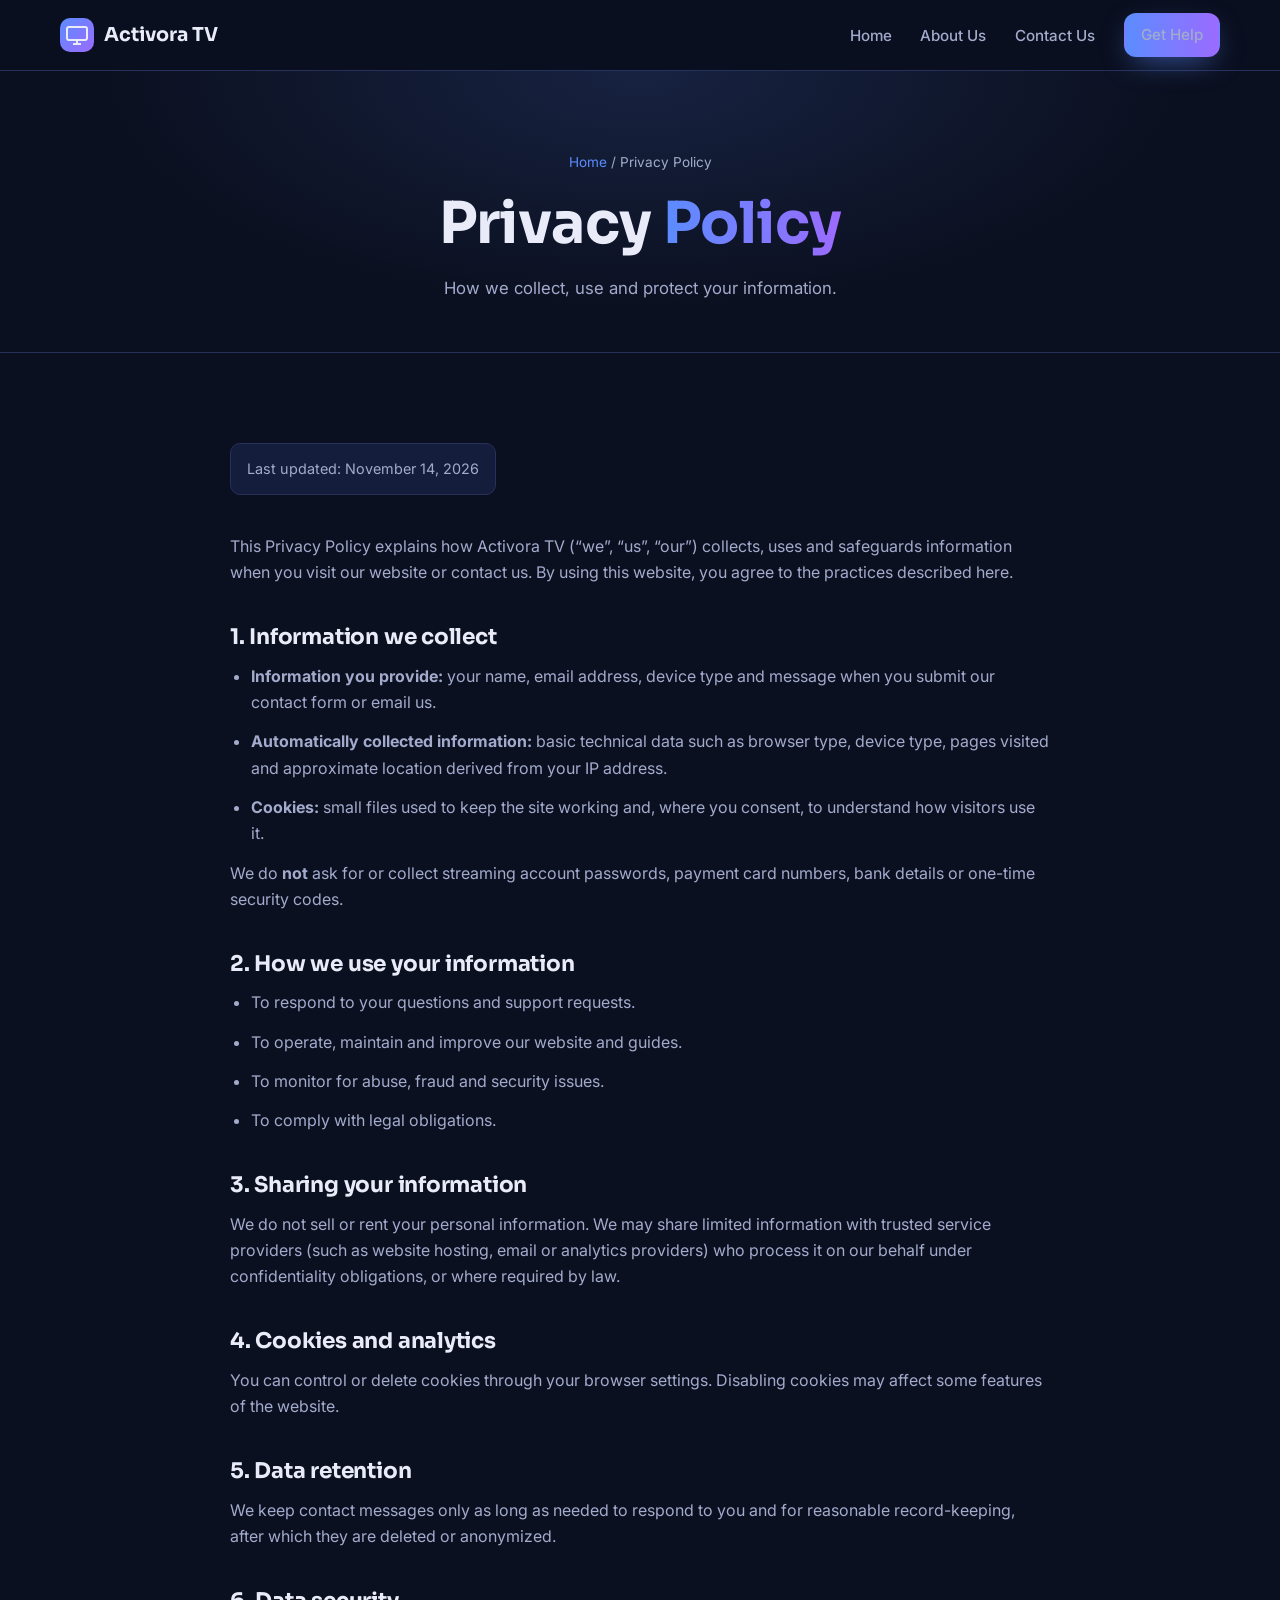
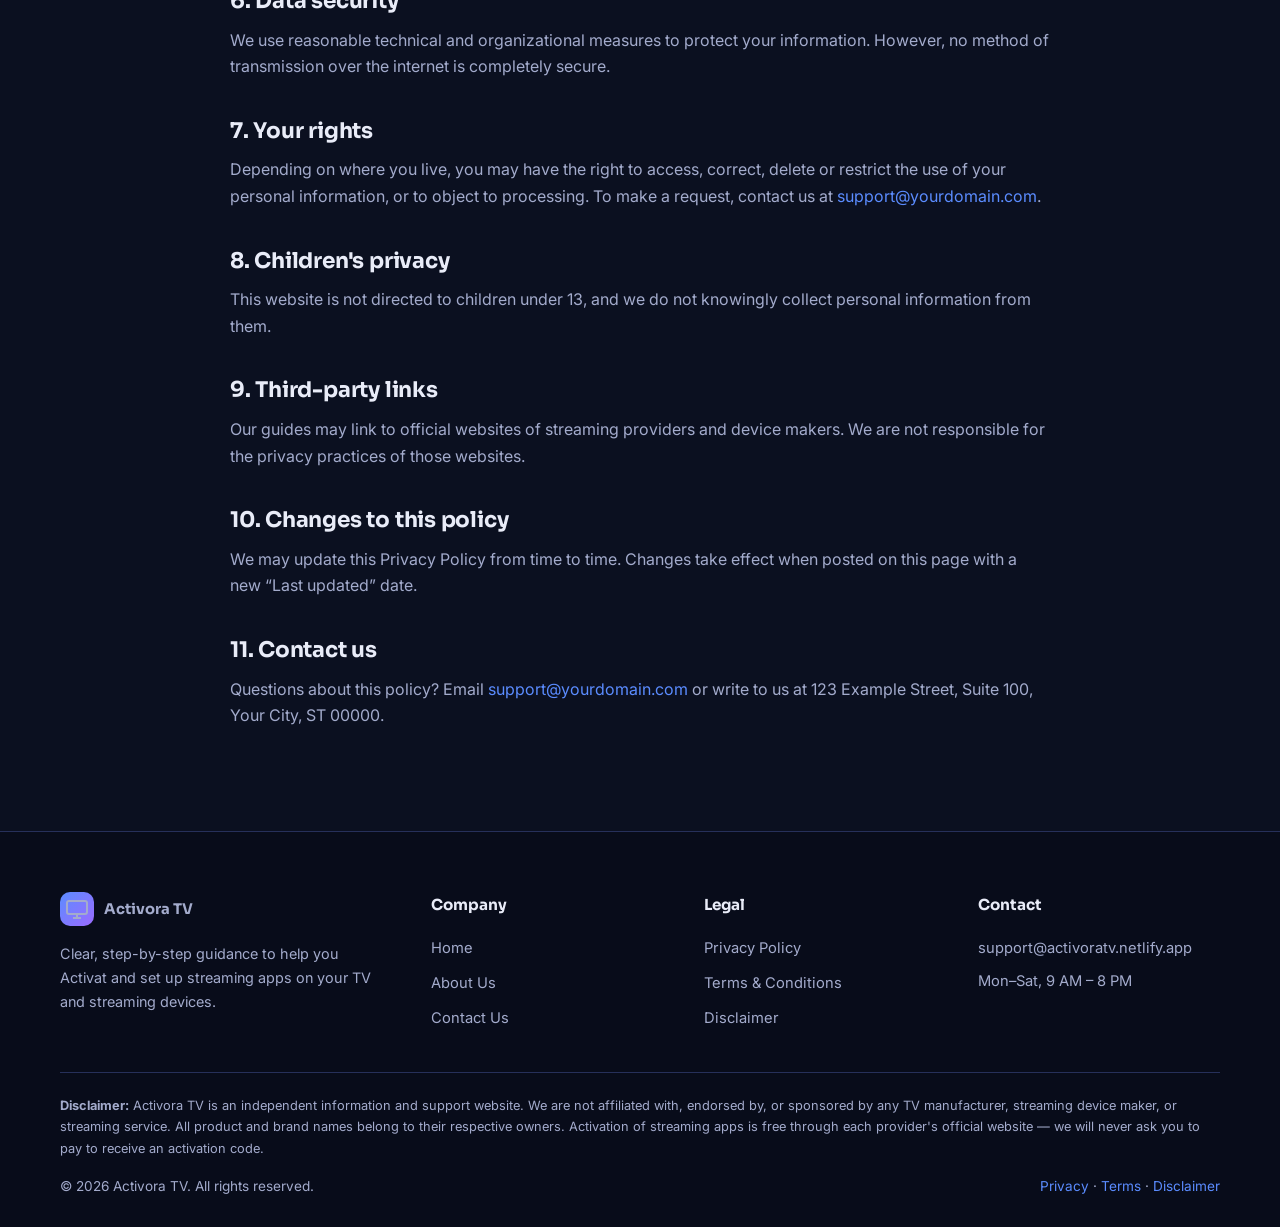
<file: privacy.html>
<!DOCTYPE html>
<html lang="en">
<head>
<meta charset="UTF-8">
<meta name="viewport" content="width=device-width, initial-scale=1.0">
<title>Privacy Policy — Activora TV</title>
<meta name="description" content="Privacy Policy for Activora TV.">
<link rel="preconnect" href="https://fonts.googleapis.com">
<link rel="preconnect" href="https://fonts.gstatic.com" crossorigin>
<link href="https://fonts.googleapis.com/css2?family=Inter:wght@400;500;600;700&family=Sora:wght@600;700&display=swap" rel="stylesheet">
<link rel="stylesheet" href="style.css">
</head>
<body>
<header class="site-header">
  <nav class="container nav" aria-label="Main">
    <a href="index.html" class="logo"><span class="logo-mark"><svg width="24" height="24" fill="none" stroke="currentColor" stroke-width="2" viewBox="0 0 24 24"><rect x="2" y="4" width="20" height="13" rx="2"/><path d="M8 21h8M12 17v4"/></svg></span>Activora TV</a>
    <button class="nav-toggle" aria-label="Open menu" aria-expanded="false">&#9776;</button>
    <ul class="nav-links">
      <li><a href="index.html">Home</a></li><li><a href="about.html">About Us</a></li><li><a href="contact.html">Contact Us</a></li>
      <li><a href="contact.html" class="btn btn-primary btn-sm">Get Help</a></li>
    </ul>
  </nav>
</header>
<section class="page-hero">
  <div class="container">
    <div class="breadcrumb"><a href="index.html">Home</a> / Privacy Policy</div>
    <h1>Privacy <span class="grad">Policy</span></h1>
    <p>How we collect, use and protect your information.</p>
  </div>
</section>

<main><section><div class="container legal">
<p class="updated">Last updated: November 14, 2026</p>

<p style="margin-top:1.6rem">This Privacy Policy explains how Activora TV (“we”, “us”, “our”) collects, uses and safeguards information when you visit our website or contact us. By using this website, you agree to the practices described here.</p>
<h2>1. Information we collect</h2>
<ul>
<li><strong>Information you provide:</strong> your name, email address, device type and message when you submit our contact form or email us.</li>
<li><strong>Automatically collected information:</strong> basic technical data such as browser type, device type, pages visited and approximate location derived from your IP address.</li>
<li><strong>Cookies:</strong> small files used to keep the site working and, where you consent, to understand how visitors use it.</li>
</ul>
<p>We do <strong>not</strong> ask for or collect streaming account passwords, payment card numbers, bank details or one-time security codes.</p>
<h2>2. How we use your information</h2>
<ul>
<li>To respond to your questions and support requests.</li>
<li>To operate, maintain and improve our website and guides.</li>
<li>To monitor for abuse, fraud and security issues.</li>
<li>To comply with legal obligations.</li>
</ul>
<h2>3. Sharing your information</h2>
<p>We do not sell or rent your personal information. We may share limited information with trusted service providers (such as website hosting, email or analytics providers) who process it on our behalf under confidentiality obligations, or where required by law.</p>
<h2>4. Cookies and analytics</h2>
<p>You can control or delete cookies through your browser settings. Disabling cookies may affect some features of the website.</p>
<h2>5. Data retention</h2>
<p>We keep contact messages only as long as needed to respond to you and for reasonable record-keeping, after which they are deleted or anonymized.</p>
<h2>6. Data security</h2>
<p>We use reasonable technical and organizational measures to protect your information. However, no method of transmission over the internet is completely secure.</p>
<h2>7. Your rights</h2>
<p>Depending on where you live, you may have the right to access, correct, delete or restrict the use of your personal information, or to object to processing. To make a request, contact us at <a href="mailto:support@yourdomain.com">support@yourdomain.com</a>.</p>
<h2>8. Children's privacy</h2>
<p>This website is not directed to children under 13, and we do not knowingly collect personal information from them.</p>
<h2>9. Third-party links</h2>
<p>Our guides may link to official websites of streaming providers and device makers. We are not responsible for the privacy practices of those websites.</p>
<h2>10. Changes to this policy</h2>
<p>We may update this Privacy Policy from time to time. Changes take effect when posted on this page with a new “Last updated” date.</p>
<h2>11. Contact us</h2>
<p>Questions about this policy? Email <a href="mailto:support@yourdomain.com">support@yourdomain.com</a> or write to us at 123 Example Street, Suite 100, Your City, ST 00000.</p>

</div></section></main>
<footer class="site-footer">
  <div class="container">
    <div class="footer-grid">
      <div class="footer-about">
        <a href="index.html" class="logo"><span class="logo-mark"><svg width="24" height="24" fill="none" stroke="currentColor" stroke-width="2" viewBox="0 0 24 24"><rect x="2" y="4" width="20" height="13" rx="2"/><path d="M8 21h8M12 17v4"/></svg></span>Activora TV</a>
        <p>Clear, step-by-step guidance to help you Activat and set up streaming apps on your TV and streaming devices.</p>
      </div>
      <div>
        <h4>Company</h4>
        <ul>
          <li><a href="index.html">Home</a></li>
          <li><a href="about.html">About Us</a></li>
          <li><a href="contact.html">Contact Us</a></li>
        </ul>
      </div>
      <div>
        <h4>Legal</h4>
        <ul>
          <li><a href="privacy.html">Privacy Policy</a></li>
          <li><a href="terms.html">Terms &amp; Conditions</a></li>
          <li><a href="disclaimer.html">Disclaimer</a></li>
        </ul>
      </div>
      <div>
        <h4>Contact</h4>
        <ul>
          <li><a href="mailto:support@activoratv.netlify.app">support@activoratv.netlify.app</a></li>
          <li style="color:var(--muted);font-size:.92rem">Mon–Sat, 9 AM – 8 PM</li>
        </ul>
      </div>
    </div>
    <p class="footer-disclaimer"><strong>Disclaimer:</strong> Activora TV is an independent information and support website. We are not affiliated with, endorsed by, or sponsored by any TV manufacturer, streaming device maker, or streaming service. All product and brand names belong to their respective owners. Activation of streaming apps is free through each provider's official website — we will never ask you to pay to receive an activation code.</p>
    <div class="footer-bottom">
      <span>&copy; <span id="year">2026</span> Activora TV. All rights reserved.</span>
      <span><a href="privacy.html">Privacy</a> · <a href="terms.html">Terms</a> · <a href="disclaimer.html">Disclaimer</a></span>
    </div>
  </div>
</footer>
<script src="main.js"></script>
</body>
</html>
</file>
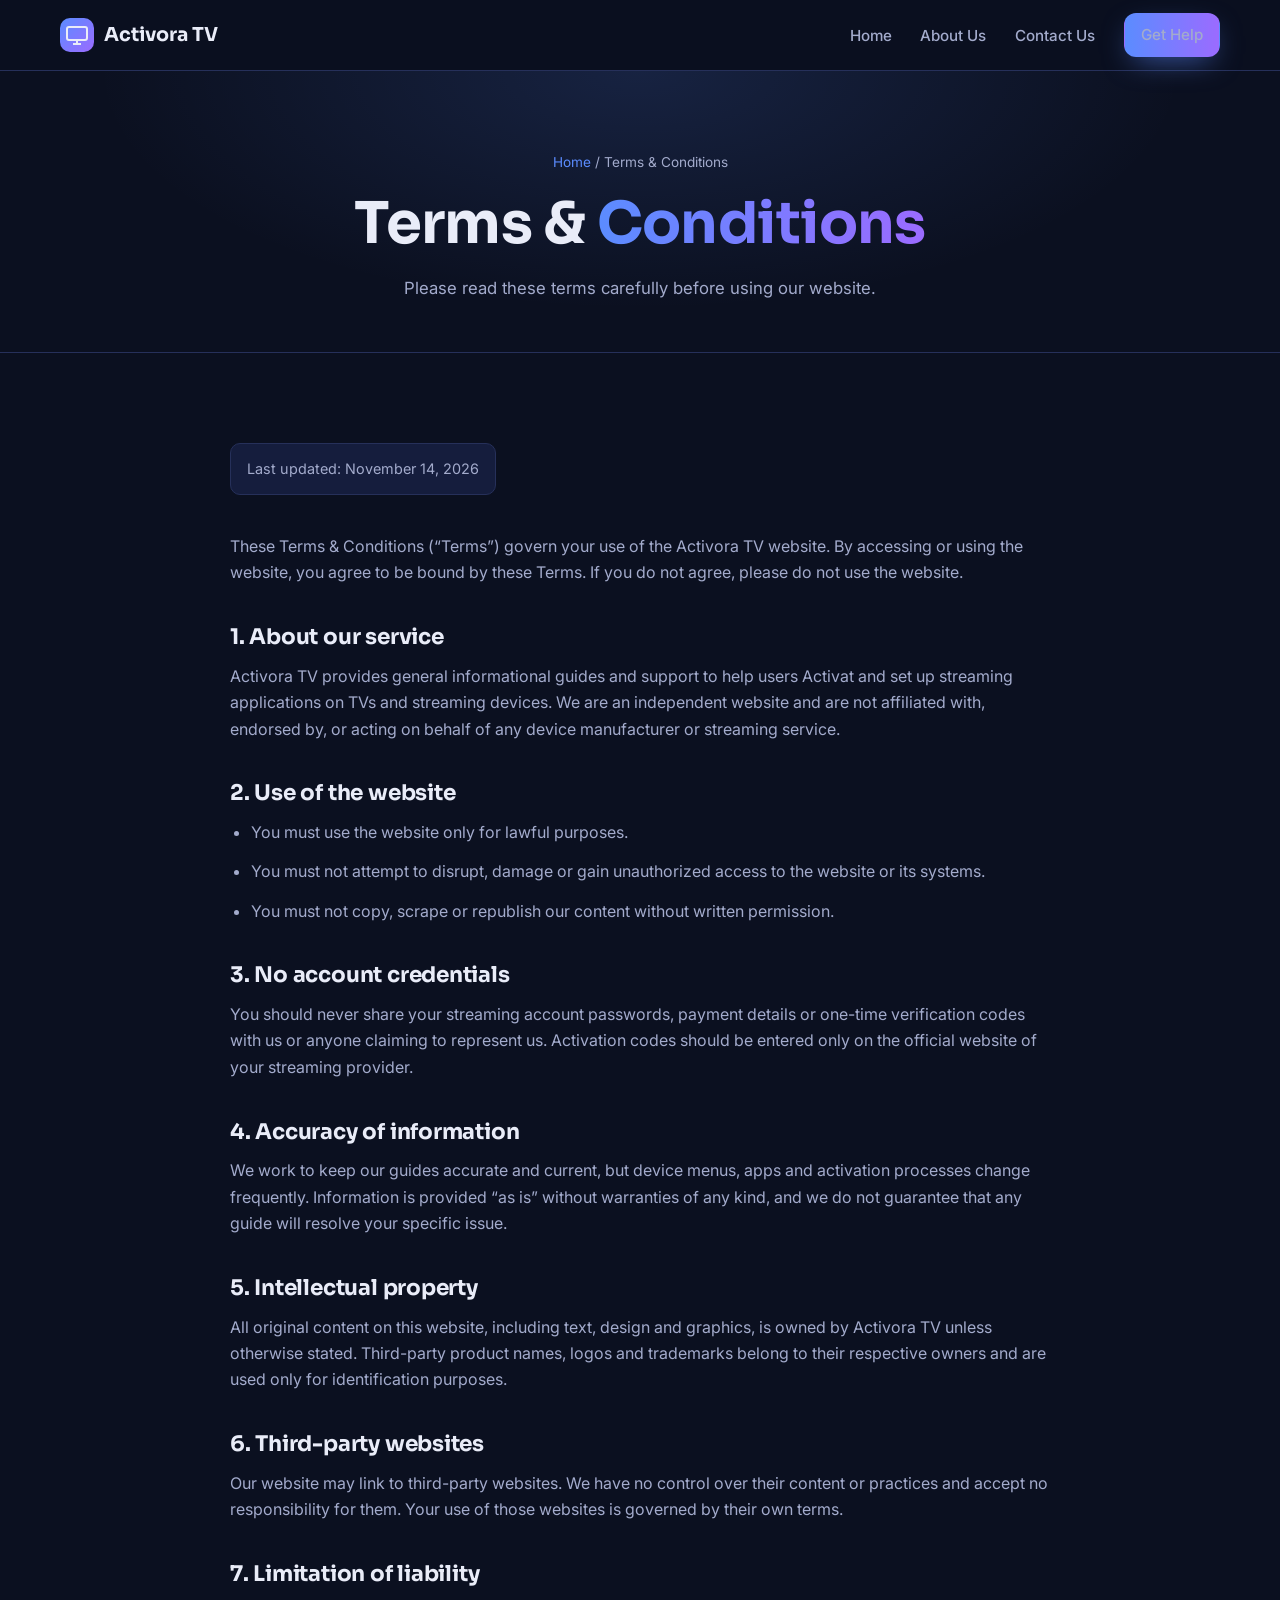
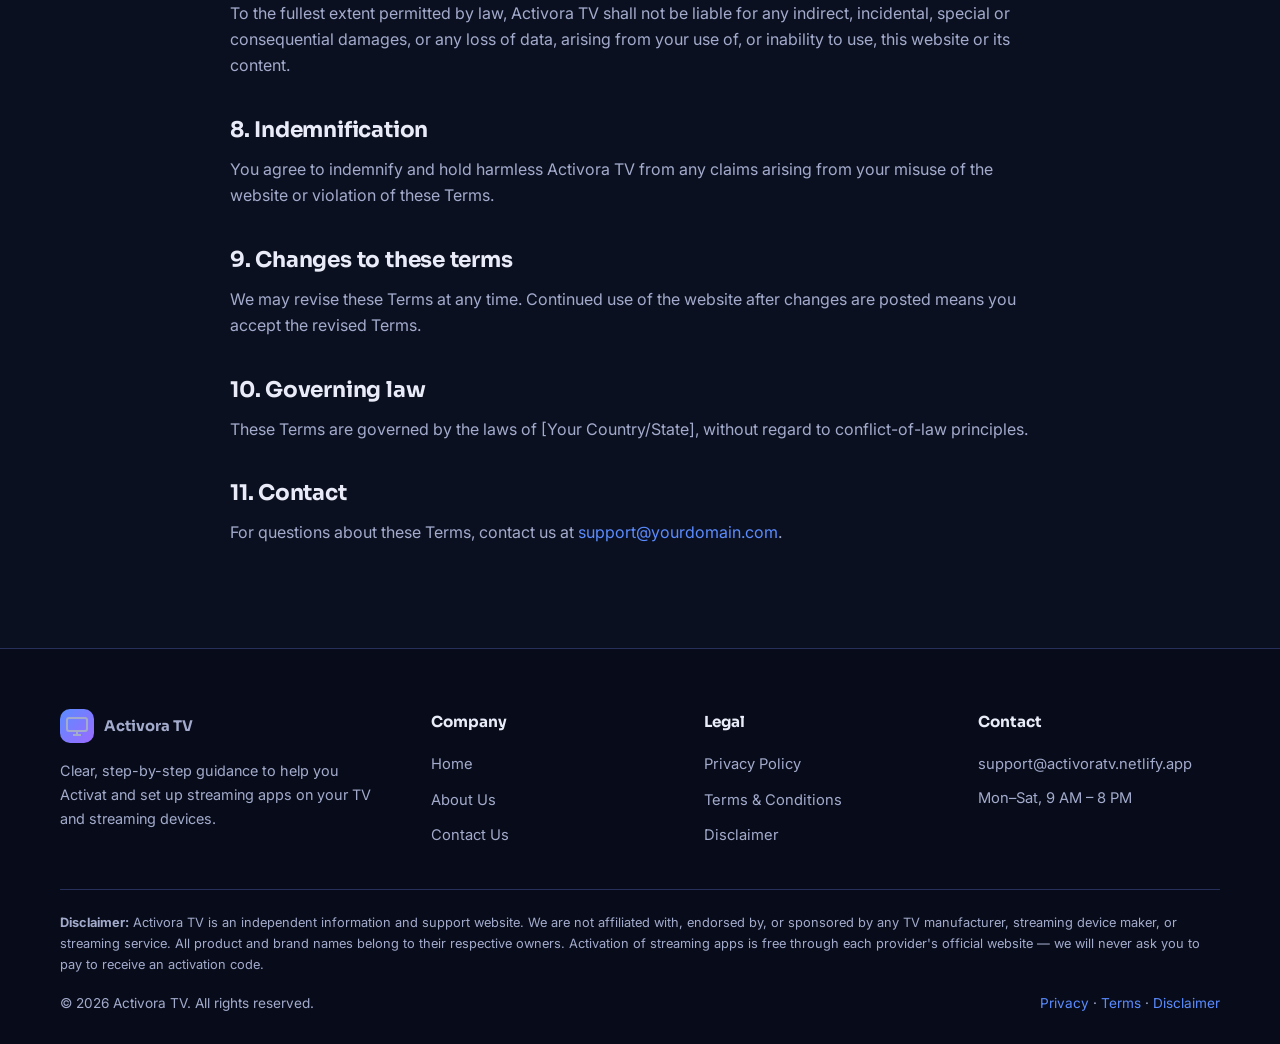
<file: terms.html>
<!DOCTYPE html>
<html lang="en">
<head>
<meta charset="UTF-8">
<meta name="viewport" content="width=device-width, initial-scale=1.0">
<title>Terms & Conditions — Activora TV</title>
<meta name="description" content="Terms & Conditions for Activora TV.">
<link rel="preconnect" href="https://fonts.googleapis.com">
<link rel="preconnect" href="https://fonts.gstatic.com" crossorigin>
<link href="https://fonts.googleapis.com/css2?family=Inter:wght@400;500;600;700&family=Sora:wght@600;700&display=swap" rel="stylesheet">
<link rel="stylesheet" href="style.css">
</head>
<body>
<header class="site-header">
  <nav class="container nav" aria-label="Main">
    <a href="index.html" class="logo"><span class="logo-mark"><svg width="24" height="24" fill="none" stroke="currentColor" stroke-width="2" viewBox="0 0 24 24"><rect x="2" y="4" width="20" height="13" rx="2"/><path d="M8 21h8M12 17v4"/></svg></span>Activora TV</a>
    <button class="nav-toggle" aria-label="Open menu" aria-expanded="false">&#9776;</button>
    <ul class="nav-links">
      <li><a href="index.html">Home</a></li><li><a href="about.html">About Us</a></li><li><a href="contact.html">Contact Us</a></li>
      <li><a href="contact.html" class="btn btn-primary btn-sm">Get Help</a></li>
    </ul>
  </nav>
</header>
<section class="page-hero">
  <div class="container">
    <div class="breadcrumb"><a href="index.html">Home</a> / Terms & Conditions</div>
    <h1>Terms &amp; <span class="grad">Conditions</span></h1>
    <p>Please read these terms carefully before using our website.</p>
  </div>
</section>

<main><section><div class="container legal">
<p class="updated">Last updated: November 14, 2026</p>

<p style="margin-top:1.6rem">These Terms &amp; Conditions (“Terms”) govern your use of the Activora TV website. By accessing or using the website, you agree to be bound by these Terms. If you do not agree, please do not use the website.</p>
<h2>1. About our service</h2>
<p>Activora TV provides general informational guides and support to help users Activat and set up streaming applications on TVs and streaming devices. We are an independent website and are not affiliated with, endorsed by, or acting on behalf of any device manufacturer or streaming service.</p>
<h2>2. Use of the website</h2>
<ul>
<li>You must use the website only for lawful purposes.</li>
<li>You must not attempt to disrupt, damage or gain unauthorized access to the website or its systems.</li>
<li>You must not copy, scrape or republish our content without written permission.</li>
</ul>
<h2>3. No account credentials</h2>
<p>You should never share your streaming account passwords, payment details or one-time verification codes with us or anyone claiming to represent us. Activation codes should be entered only on the official website of your streaming provider.</p>
<h2>4. Accuracy of information</h2>
<p>We work to keep our guides accurate and current, but device menus, apps and activation processes change frequently. Information is provided “as is” without warranties of any kind, and we do not guarantee that any guide will resolve your specific issue.</p>
<h2>5. Intellectual property</h2>
<p>All original content on this website, including text, design and graphics, is owned by Activora TV unless otherwise stated. Third-party product names, logos and trademarks belong to their respective owners and are used only for identification purposes.</p>
<h2>6. Third-party websites</h2>
<p>Our website may link to third-party websites. We have no control over their content or practices and accept no responsibility for them. Your use of those websites is governed by their own terms.</p>
<h2>7. Limitation of liability</h2>
<p>To the fullest extent permitted by law, Activora TV shall not be liable for any indirect, incidental, special or consequential damages, or any loss of data, arising from your use of, or inability to use, this website or its content.</p>
<h2>8. Indemnification</h2>
<p>You agree to indemnify and hold harmless Activora TV from any claims arising from your misuse of the website or violation of these Terms.</p>
<h2>9. Changes to these terms</h2>
<p>We may revise these Terms at any time. Continued use of the website after changes are posted means you accept the revised Terms.</p>
<h2>10. Governing law</h2>
<p>These Terms are governed by the laws of [Your Country/State], without regard to conflict-of-law principles.</p>
<h2>11. Contact</h2>
<p>For questions about these Terms, contact us at <a href="mailto:support@yourdomain.com">support@yourdomain.com</a>.</p>

</div></section></main>
<footer class="site-footer">
  <div class="container">
    <div class="footer-grid">
      <div class="footer-about">
        <a href="index.html" class="logo"><span class="logo-mark"><svg width="24" height="24" fill="none" stroke="currentColor" stroke-width="2" viewBox="0 0 24 24"><rect x="2" y="4" width="20" height="13" rx="2"/><path d="M8 21h8M12 17v4"/></svg></span>Activora TV</a>
        <p>Clear, step-by-step guidance to help you Activat and set up streaming apps on your TV and streaming devices.</p>
      </div>
      <div>
        <h4>Company</h4>
        <ul>
          <li><a href="index.html">Home</a></li>
          <li><a href="about.html">About Us</a></li>
          <li><a href="contact.html">Contact Us</a></li>
        </ul>
      </div>
      <div>
        <h4>Legal</h4>
        <ul>
          <li><a href="privacy.html">Privacy Policy</a></li>
          <li><a href="terms.html">Terms &amp; Conditions</a></li>
          <li><a href="disclaimer.html">Disclaimer</a></li>
        </ul>
      </div>
      <div>
        <h4>Contact</h4>
        <ul>
          <li><a href="mailto:support@activoratv.netlify.app">support@activoratv.netlify.app</a></li>
          <li style="color:var(--muted);font-size:.92rem">Mon–Sat, 9 AM – 8 PM</li>
        </ul>
      </div>
    </div>
    <p class="footer-disclaimer"><strong>Disclaimer:</strong> Activora TV is an independent information and support website. We are not affiliated with, endorsed by, or sponsored by any TV manufacturer, streaming device maker, or streaming service. All product and brand names belong to their respective owners. Activation of streaming apps is free through each provider's official website — we will never ask you to pay to receive an activation code.</p>
    <div class="footer-bottom">
      <span>&copy; <span id="year">2026</span> Activora TV. All rights reserved.</span>
      <span><a href="privacy.html">Privacy</a> · <a href="terms.html">Terms</a> · <a href="disclaimer.html">Disclaimer</a></span>
    </div>
  </div>
</footer>
<script src="main.js"></script>
</body>
</html>
</file>
<file: style.css>
:root{
  --bg:#0b1020; --bg-2:#111833; --card:#151d3d; --line:#26305a;
  --text:#e9ecf8; --muted:#a3abcc; --brand:#5b8cff; --brand-2:#9b6bff; --ok:#3ddc97;
  --radius:16px; --max:1160px;
}
*{box-sizing:border-box;margin:0;padding:0}
html{scroll-behavior:smooth}
body{font-family:'Inter',system-ui,-apple-system,Segoe UI,Roboto,sans-serif;background:var(--bg);color:var(--text);line-height:1.65;-webkit-font-smoothing:antialiased}
a{color:var(--brand);text-decoration:none}
a:hover{text-decoration:underline}
img,svg{display:block;max-width:100%}
.container{width:min(var(--max),92%);margin-inline:auto}
h1,h2,h3{font-family:'Sora','Inter',sans-serif;line-height:1.2;letter-spacing:-.01em}
h1{font-size:clamp(2.1rem,4.6vw,3.6rem)}
h2{font-size:clamp(1.7rem,3vw,2.4rem)}
h3{font-size:1.15rem}
p{color:var(--muted)}
.eyebrow{display:inline-block;font-size:.8rem;font-weight:600;letter-spacing:.12em;text-transform:uppercase;color:var(--brand);margin-bottom:.8rem}
.grad{background:linear-gradient(90deg,var(--brand),var(--brand-2));-webkit-background-clip:text;background-clip:text;color:transparent}

/* Header */
.site-header{position:sticky;top:0;z-index:50;background:rgba(11,16,32,.85);backdrop-filter:blur(10px);border-bottom:1px solid var(--line)}
.nav{display:flex;align-items:center;justify-content:space-between;height:70px}
.logo{display:flex;align-items:center;gap:.6rem;font-family:'Sora',sans-serif;font-weight:700;font-size:1.2rem;color:var(--text)}
.logo:hover{text-decoration:none}
.logo-mark{width:34px;height:34px;border-radius:10px;background:linear-gradient(135deg,var(--brand),var(--brand-2));display:grid;place-items:center}
.nav-links{display:flex;gap:1.8rem;list-style:none;align-items:center}
.nav-links a{color:var(--muted);font-weight:500;font-size:.95rem}
.nav-links a:hover,.nav-links a.active{color:var(--text);text-decoration:none}
.nav-toggle{display:none;background:none;border:1px solid var(--line);color:var(--text);border-radius:10px;padding:.45rem .7rem;font-size:1.1rem;cursor:pointer}

/* Buttons */
.btn{display:inline-flex;align-items:center;gap:.5rem;padding:.85rem 1.4rem;border-radius:12px;font-weight:600;border:1px solid transparent;cursor:pointer;font-size:1rem;transition:transform .15s,box-shadow .15s}
.btn:hover{text-decoration:none;transform:translateY(-2px)}
.btn-primary{background:linear-gradient(90deg,var(--brand),var(--brand-2));color:#fff;box-shadow:0 10px 30px -10px rgba(91,140,255,.7)}
.btn-ghost{border-color:var(--line);color:var(--text);background:transparent}
.btn-sm{padding:.55rem 1rem;font-size:.9rem}

/* Sections */
section{padding:90px 0}
.section-head{text-align:center;max-width:680px;margin:0 auto 3.2rem}
.section-head p{margin-top:.8rem;font-size:1.05rem}
.alt{background:var(--bg-2)}

/* Hero */
.hero{padding:90px 0 70px;position:relative;overflow:hidden}
.hero::before{content:"";position:absolute;inset:-30% -10% auto auto;width:640px;height:640px;background:radial-gradient(circle,rgba(155,107,255,.25),transparent 65%);pointer-events:none}
.hero-grid{display:grid;grid-template-columns:1.1fr .9fr;gap:3rem;align-items:center;position:relative}
.hero p.lead{font-size:1.15rem;margin:1.2rem 0 2rem;max-width:560px}
.hero-actions{display:flex;gap:1rem;flex-wrap:wrap}
.hero-points{display:flex;gap:1.5rem;flex-wrap:wrap;margin-top:2rem;list-style:none}
.hero-points li{display:flex;align-items:center;gap:.45rem;color:var(--muted);font-size:.92rem}
.tick{color:var(--ok);font-weight:700}
.tv{background:var(--card);border:1px solid var(--line);border-radius:22px;padding:18px;box-shadow:0 40px 80px -30px rgba(0,0,0,.6)}
.tv-screen{aspect-ratio:16/9;border-radius:12px;background:linear-gradient(135deg,#1b2552,#2b1d55);display:grid;place-items:center;text-align:center;padding:1rem}
.tv-screen small{color:var(--muted);display:block;margin-bottom:.6rem;font-size:.85rem}
.code{font-family:'Sora',monospace;font-size:clamp(1.6rem,3.4vw,2.4rem);letter-spacing:.3em;font-weight:700;color:#fff}
.tv-stand{width:30%;height:10px;margin:14px auto 0;border-radius:0 0 10px 10px;background:var(--line)}

/* Strip */
.strip{padding:28px 0;border-block:1px solid var(--line)}
.strip-grid{display:grid;grid-template-columns:repeat(4,1fr);gap:1rem;text-align:center}
.strip-grid strong{display:block;font-family:'Sora',sans-serif;font-size:1.05rem;color:var(--text)}
.strip-grid span{font-size:.88rem;color:var(--muted)}

/* Cards */
.grid-3{display:grid;grid-template-columns:repeat(3,1fr);gap:1.4rem}
.grid-4{display:grid;grid-template-columns:repeat(4,1fr);gap:1.2rem}
.grid-2{display:grid;grid-template-columns:repeat(2,1fr);gap:1.4rem}
.card{background:var(--card);border:1px solid var(--line);border-radius:var(--radius);padding:1.8rem;transition:border-color .2s,transform .2s}
.card:hover{border-color:#3a4785;transform:translateY(-3px)}
.card h3{margin:1rem 0 .5rem}
.icon{width:48px;height:48px;border-radius:12px;display:grid;place-items:center;background:rgba(91,140,255,.12);color:var(--brand)}
.step-num{width:42px;height:42px;border-radius:50%;display:grid;place-items:center;font-weight:700;background:linear-gradient(135deg,var(--brand),var(--brand-2));color:#fff;font-family:'Sora',sans-serif}
.device{text-align:center;padding:1.6rem 1rem}
.device .icon{margin:0 auto}
.device h3{font-size:1rem;margin:.9rem 0 .3rem}
.device p{font-size:.88rem}

/* Why choose us */
.why-grid{display:grid;grid-template-columns:.9fr 1.1fr;gap:3rem;align-items:center}
.why-list{display:grid;gap:1rem}
.why-item{display:flex;gap:1rem;background:var(--card);border:1px solid var(--line);border-radius:14px;padding:1.2rem 1.3rem}
.why-item h3{font-size:1.02rem;margin-bottom:.25rem}
.why-item p{font-size:.93rem}

/* Testimonials */
.testimonial{display:flex;flex-direction:column;gap:1rem}
.stars{color:#ffc857;letter-spacing:2px}
.testimonial blockquote{color:var(--text);font-size:1rem}
.person{display:flex;align-items:center;gap:.8rem;margin-top:auto}
.avatar{width:42px;height:42px;border-radius:50%;display:grid;place-items:center;font-weight:700;color:#fff;background:linear-gradient(135deg,#3b5bdb,#9b6bff)}
.person strong{display:block;font-size:.95rem}
.person span{font-size:.82rem;color:var(--muted)}
.sample-note{text-align:center;font-size:.8rem;color:var(--muted);margin-top:1.6rem;opacity:.8}

/* FAQ */
.faq{max-width:820px;margin:0 auto;display:grid;gap:.8rem}
.faq details{background:var(--card);border:1px solid var(--line);border-radius:14px;padding:1.1rem 1.3rem}
.faq summary{cursor:pointer;font-weight:600;list-style:none;display:flex;justify-content:space-between;gap:1rem}
.faq summary::-webkit-details-marker{display:none}
.faq summary::after{content:"+";color:var(--brand);font-size:1.3rem;line-height:1}
.faq details[open] summary::after{content:"–"}
.faq details p{margin-top:.8rem}

/* CTA */
.cta-box{background:linear-gradient(135deg,#1d2a66,#3a2270);border:1px solid #3c4a8f;border-radius:24px;padding:3.2rem;text-align:center}
.cta-box p{max-width:560px;margin:1rem auto 1.8rem;color:#c9cff0}

/* Page hero (inner pages) */
.page-hero{padding:80px 0 50px;text-align:center;border-bottom:1px solid var(--line);background:radial-gradient(ellipse at top,rgba(91,140,255,.15),transparent 60%)}
.page-hero p{max-width:640px;margin:1rem auto 0;font-size:1.05rem}
.breadcrumb{font-size:.85rem;color:var(--muted);margin-bottom:1rem}

/* Legal content */
.legal{max-width:820px;margin:0 auto}
.legal h2{font-size:1.35rem;margin:2.4rem 0 .8rem;color:var(--text)}
.legal p,.legal li{color:var(--muted);margin-bottom:.8rem}
.legal ul{padding-left:1.3rem}
.legal .updated{font-size:.9rem;padding:.8rem 1rem;border:1px solid var(--line);border-radius:10px;background:var(--card);display:inline-block}
.notice{background:rgba(91,140,255,.08);border:1px solid rgba(91,140,255,.35);border-radius:14px;padding:1.2rem 1.4rem;color:var(--text)}
.notice p{color:var(--text);margin:0}

/* About */
.values .card h3{margin-top:.8rem}
.mission{display:grid;grid-template-columns:1fr 1fr;gap:3rem;align-items:center}
.mission p+p{margin-top:1rem}
.stat-card{background:var(--card);border:1px solid var(--line);border-radius:20px;padding:2rem;display:grid;gap:1.4rem}
.stat-card div{display:flex;gap:1rem;align-items:flex-start}

/* Contact */
.contact-grid{display:grid;grid-template-columns:.85fr 1.15fr;gap:2.4rem}
.contact-info{display:grid;gap:1rem;align-content:start}
.contact-info .card{padding:1.3rem 1.4rem;display:flex;gap:1rem;align-items:flex-start}
.contact-info h3{margin:0 0 .2rem;font-size:1rem}
form .row{display:grid;grid-template-columns:1fr 1fr;gap:1rem}
label{display:block;font-size:.88rem;font-weight:500;margin-bottom:.4rem;color:var(--text)}
input,select,textarea{width:100%;padding:.8rem 1rem;border-radius:10px;border:1px solid var(--line);background:var(--bg);color:var(--text);font:inherit;margin-bottom:1.1rem}
input:focus,select:focus,textarea:focus{outline:none;border-color:var(--brand);box-shadow:0 0 0 3px rgba(91,140,255,.2)}
textarea{min-height:140px;resize:vertical}
.checkbox{display:flex;gap:.6rem;align-items:flex-start;font-size:.88rem;color:var(--muted);margin-bottom:1.2rem}
.checkbox input{width:auto;margin:.25rem 0 0}
.form-msg{display:none;margin-top:1rem;padding:1rem;border-radius:10px;background:rgba(61,220,151,.1);border:1px solid rgba(61,220,151,.4);color:var(--ok)}
.form-msg.show{display:block}

/* Footer */
.site-footer{border-top:1px solid var(--line);padding:60px 0 30px;background:#080c1a}
.footer-grid{display:grid;grid-template-columns:1.4fr 1fr 1fr 1fr;gap:2rem}
.footer-grid h4{font-family:'Sora',sans-serif;font-size:.95rem;margin-bottom:1rem}
.footer-grid ul{list-style:none;display:grid;gap:.55rem}
.footer-grid a{color:var(--muted);font-size:.92rem}
.footer-grid a:hover{color:var(--text)}
.footer-about p{font-size:.9rem;margin-top:1rem;max-width:320px}
.footer-disclaimer{margin-top:2.6rem;padding-top:1.4rem;border-top:1px solid var(--line);font-size:.8rem;color:var(--muted)}
.footer-bottom{display:flex;justify-content:space-between;flex-wrap:wrap;gap:1rem;margin-top:1rem;font-size:.85rem;color:var(--muted)}

/* Responsive */
@media (max-width:960px){
  .hero-grid,.why-grid,.mission,.contact-grid{grid-template-columns:1fr}
  .grid-3{grid-template-columns:1fr 1fr}
  .grid-4{grid-template-columns:1fr 1fr}
  .footer-grid{grid-template-columns:1fr 1fr}
  .strip-grid{grid-template-columns:1fr 1fr;gap:1.4rem}
}
@media (max-width:720px){
  .nav-toggle{display:block}
  .nav-links{display:none;position:absolute;top:70px;left:0;right:0;flex-direction:column;gap:0;background:var(--bg-2);border-bottom:1px solid var(--line);padding:.5rem 0}
  .nav-links.open{display:flex}
  .nav-links li{width:100%;text-align:center}
  .nav-links a{display:block;padding:.85rem}
  .nav-links .btn{margin:.5rem auto}
  .grid-3,.grid-2,form .row{grid-template-columns:1fr}
  section{padding:64px 0}
  .cta-box{padding:2.2rem 1.4rem}
  .footer-grid{grid-template-columns:1fr}
}
</file>
